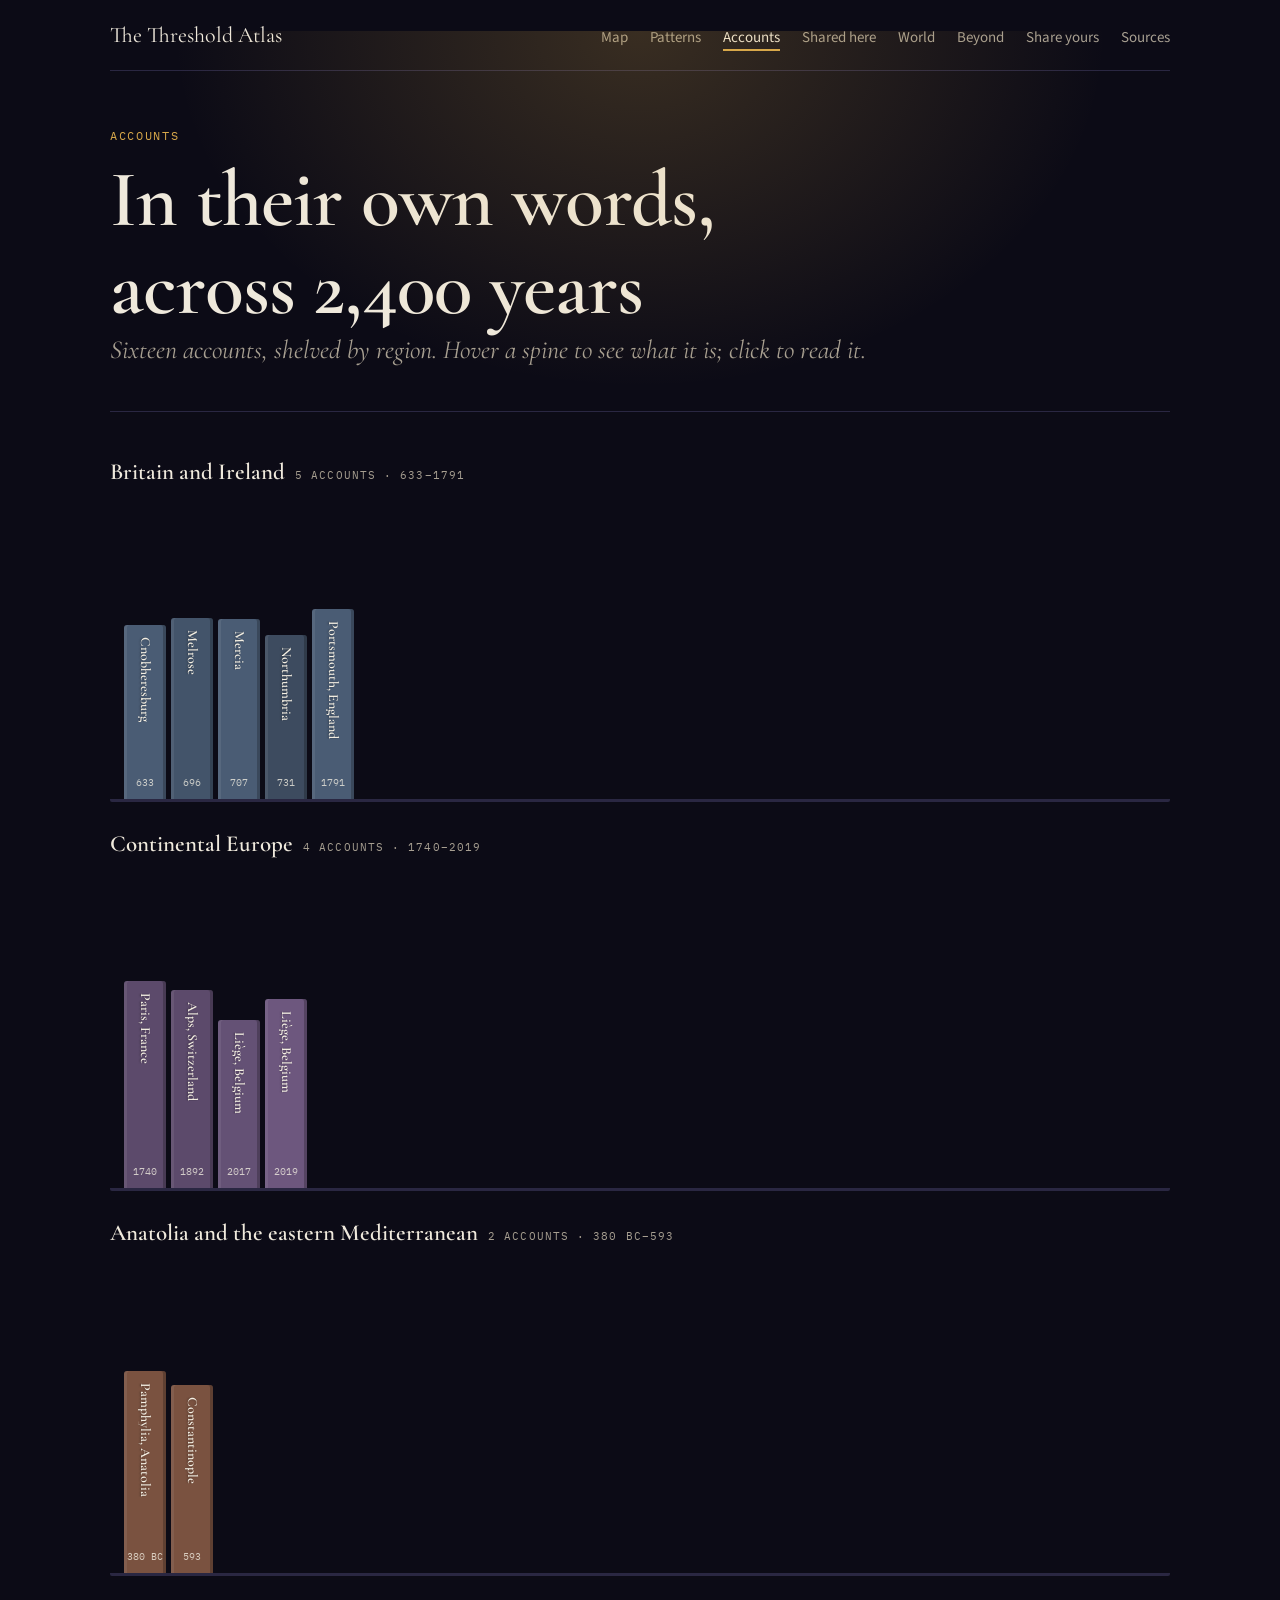
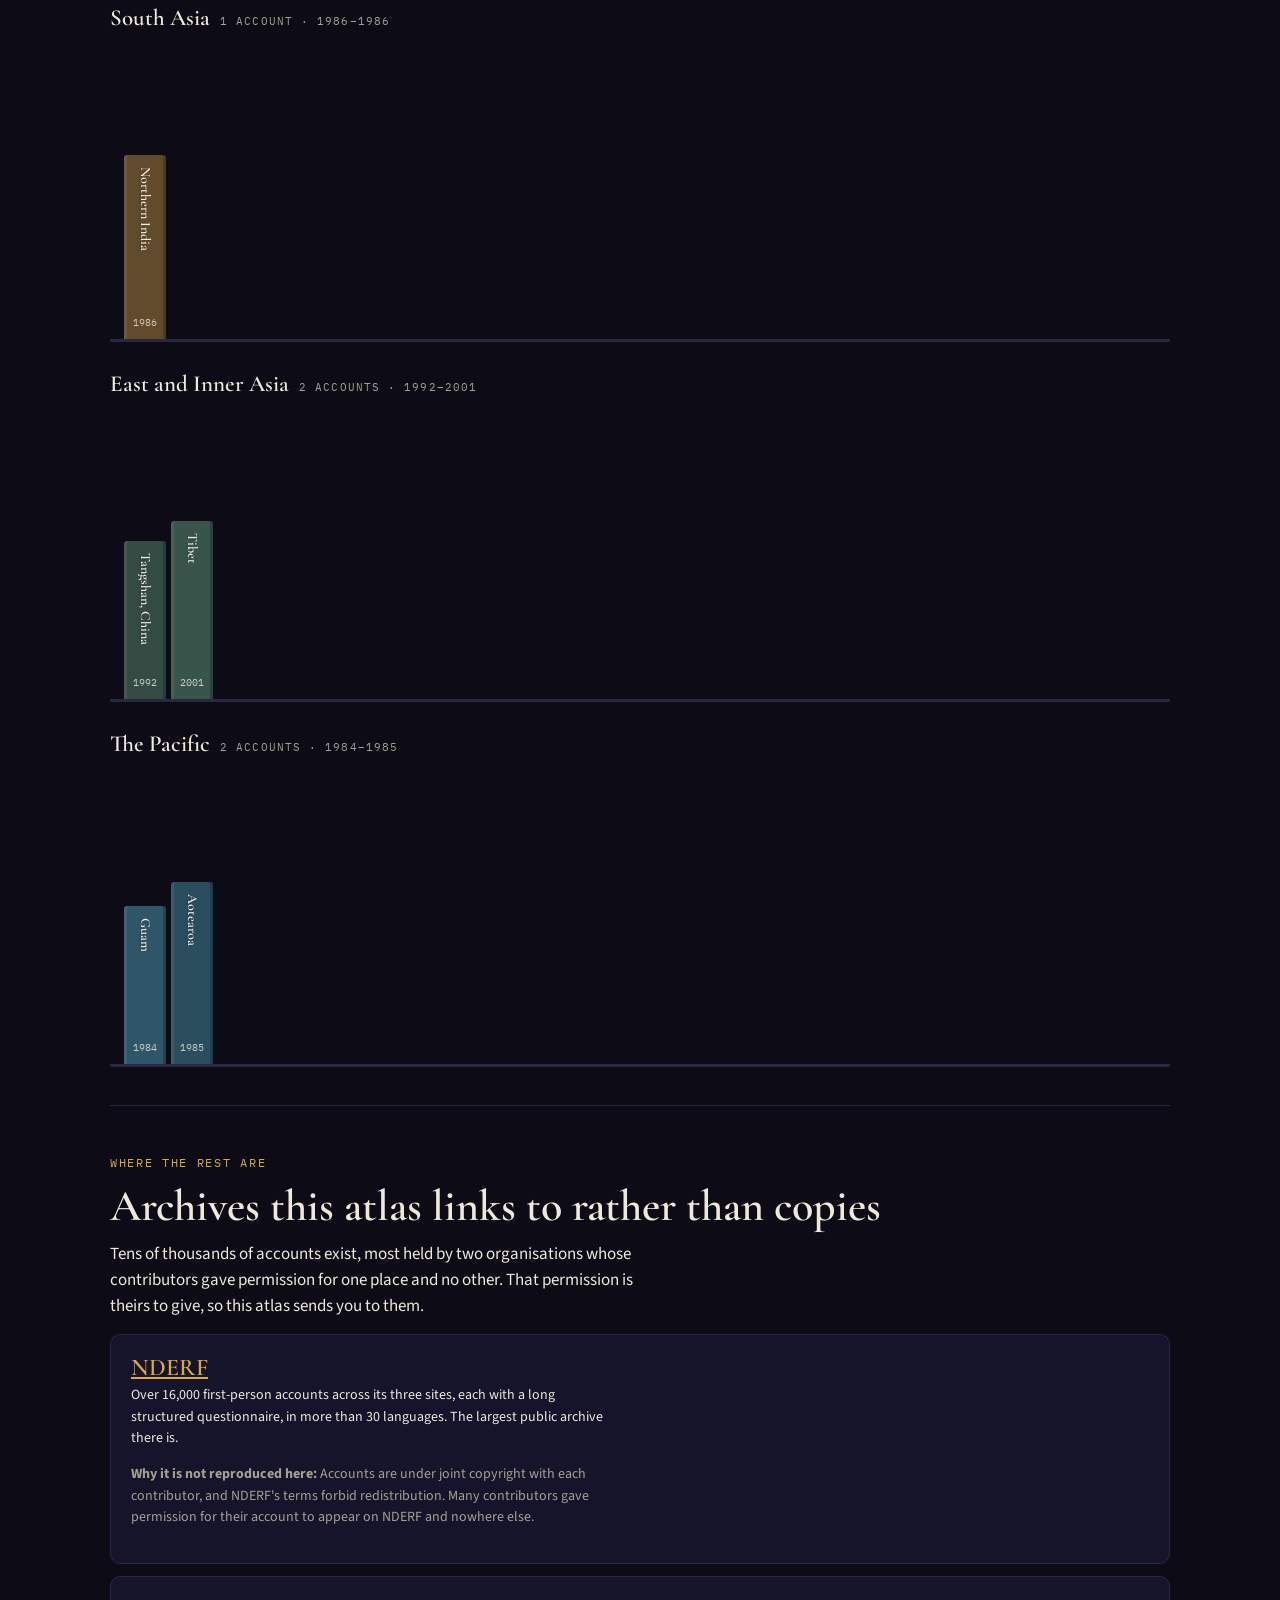
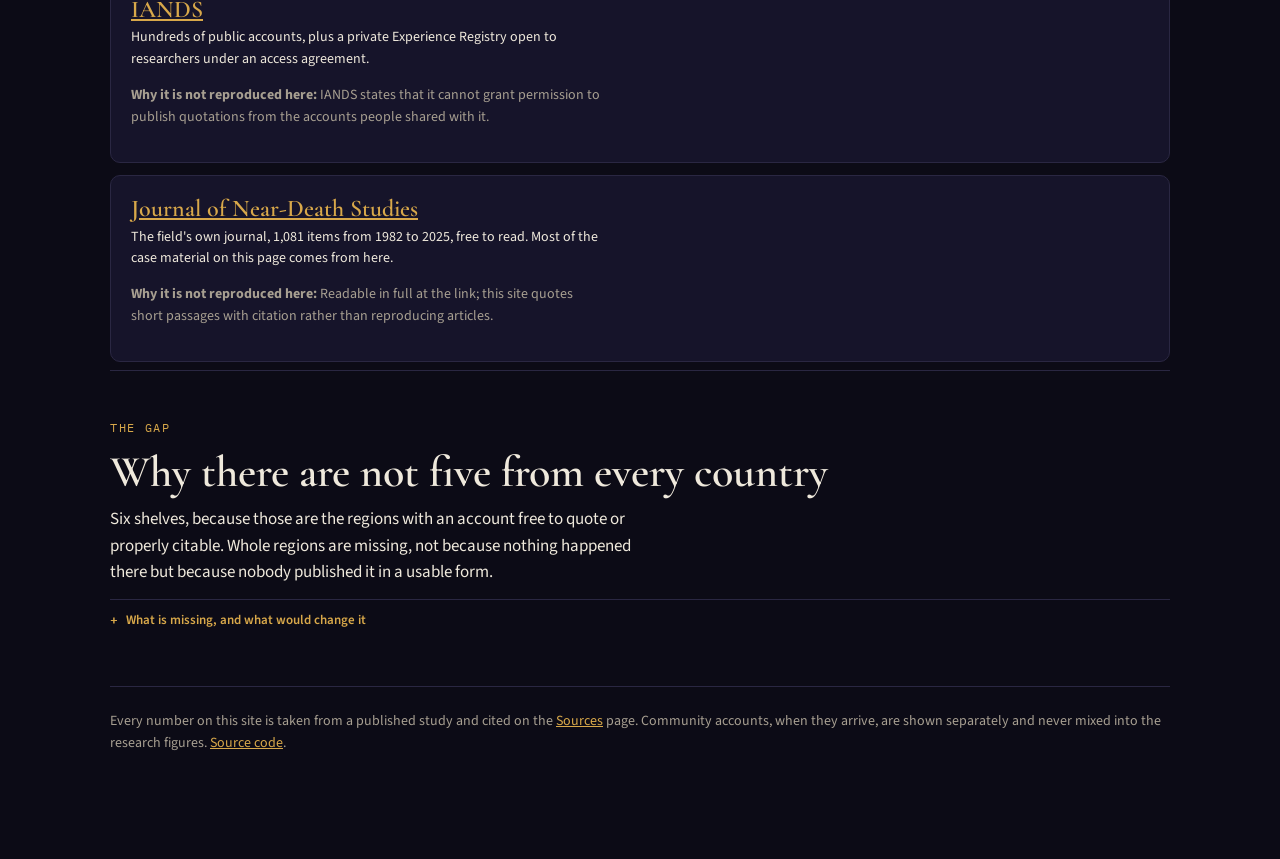
<file: accounts.html>
<!doctype html>
<html lang="en">
<head>
<meta charset="utf-8">
<meta name="viewport" content="width=device-width, initial-scale=1">
<title>Accounts · The Threshold Atlas</title>
<meta name="description" content="First-person accounts of near-death experiences from 380 BC to today, shelved by region, quoted where they are free to quote and cited where they are not.">
<link rel="preconnect" href="https://fonts.googleapis.com">
<link rel="stylesheet" href="https://fonts.googleapis.com/css2?family=Cormorant+Garamond:ital,wght@0,400;0,600;1,400&family=Source+Sans+3:wght@400;600&family=IBM+Plex+Mono:wght@400;500&display=swap">
<link rel="stylesheet" href="assets/site.css?v=20261018">
<style>
.region{margin:0 0 30px}
.rhead{display:flex;align-items:baseline;gap:10px;flex-wrap:wrap;margin-bottom:8px}
.rhead h3{font-family:var(--display);font-size:23px;font-weight:600;margin:0}
.rhead span{font:11px var(--mono);letter-spacing:.1em;text-transform:uppercase;color:var(--muted)}

/* A shelf of spines. Each book is a button; one card above the shelf is its peek. */
.shelf{position:relative;display:flex;align-items:flex-end;gap:5px;flex-wrap:wrap;
  padding:116px 14px 0;border-bottom:3px solid var(--line);border-radius:2px}
.book{position:relative;width:42px;border:0;border-radius:3px 3px 0 0;cursor:pointer;padding:12px 0 10px;
  display:flex;flex-direction:column;align-items:center;justify-content:space-between;
  background:var(--bk,#5a5068);box-shadow:inset -3px 0 0 rgba(0,0,0,.22),inset 3px 0 0 rgba(255,255,255,.07);
  transition:transform .14s ease,box-shadow .14s ease}
.book .t{writing-mode:vertical-rl;text-orientation:mixed;font-family:var(--display);font-weight:600;
  font-size:14px;line-height:1;color:#f4efe3;max-height:206px;overflow:hidden;text-shadow:0 1px 2px rgba(0,0,0,.4)}
.book .y{font:10px var(--mono);color:rgba(244,239,227,.78);margin-top:8px;writing-mode:horizontal-tb}
.book:hover,.book:focus-visible{transform:translateY(-10px);outline:none;
  box-shadow:inset -3px 0 0 rgba(0,0,0,.22),inset 3px 0 0 rgba(255,255,255,.07),0 10px 18px rgba(0,0,0,.35)}
.book[aria-pressed="true"]{transform:translateY(-14px)}
.book[aria-pressed="true"]::after{content:"";position:absolute;left:50%;bottom:-3px;transform:translateX(-50%);width:26px;height:3px;background:var(--accent)}

.peek{position:absolute;left:14px;right:14px;top:0;height:104px;pointer-events:none;
  border:1px solid var(--line);border-radius:9px;background:var(--surface);padding:11px 14px;
  opacity:0;transition:opacity .14s ease;overflow:hidden}
.shelf.peeking .peek{opacity:1}
.peek b{display:block;font-family:var(--display);font-size:19px;font-weight:600;line-height:1.15;color:var(--ink)}
.peek .meta{font:11px var(--mono);letter-spacing:.06em;text-transform:uppercase;color:var(--muted);margin:3px 0 5px}
.peek p{margin:0;font-size:13.5px;line-height:1.45;color:var(--muted);
  display:-webkit-box;-webkit-line-clamp:2;-webkit-box-orient:vertical;overflow:hidden}
@media (max-width:640px){.shelf{padding-top:130px}.peek{height:118px}}

.tag{font:10px var(--mono);letter-spacing:.1em;text-transform:uppercase;padding:2px 7px;border-radius:999px;border:1px solid var(--line);color:var(--muted);white-space:nowrap}
.tag.pd{border-color:var(--c2);color:var(--c2)}
.tag.ex{border-color:var(--c1);color:var(--c1)}
.tag.su{border-color:var(--c3);color:var(--c3)}

.opened{border:1px solid var(--accent);border-radius:10px;background:var(--surface);padding:22px;margin-top:16px}
.opened .ohead{display:flex;gap:10px;align-items:baseline;flex-wrap:wrap;margin-bottom:2px}
.opened .yr{font-family:var(--display);font-size:32px;font-weight:600;color:var(--accent);line-height:1;font-variant-numeric:tabular-nums}
.opened .pl{font-family:var(--display);font-size:25px;font-weight:600;color:var(--ink);line-height:1.1}
.opened .who{font:11px var(--mono);letter-spacing:.06em;color:var(--muted);text-transform:uppercase}
.opened blockquote{margin:14px 0 0;padding-left:18px;border-left:3px solid var(--accent);font-family:var(--display);
  font-size:20px;line-height:1.45;color:var(--ink);white-space:pre-line;max-width:60ch}
.opened .summary{margin:14px 0 0;font-size:16.5px;line-height:1.55;max-width:62ch;color:var(--ink)}
.opened .anote{margin-top:13px;font-size:14.5px;color:var(--muted);max-width:62ch}
.opened .asrc{margin-top:11px;font:11.5px var(--mono);color:var(--faint);line-height:1.5}
.opened .close{float:right;font:600 12px var(--body);background:transparent;color:var(--muted);border:1px solid var(--line);border-radius:7px;padding:5px 10px;cursor:pointer}
.arch{display:grid;gap:12px}
.arch .card h3{margin-bottom:4px}
</style>
</head>
<body>
<div class="wrap">
<div id="nav"></div>

<section class="hero">
  <div class="eyebrow">Accounts</div>
  <h1>In their own words, across 2,400 years</h1>
  <p class="lede">Sixteen accounts, shelved by region. Hover a spine to see what it is; click to read it.</p>
</section>

<section id="shelves"></section>

<section>
  <div class="eyebrow">Where the rest are</div>
  <h2>Archives this atlas links to rather than copies</h2>
  <p>Tens of thousands of accounts exist, most held by two organisations whose contributors gave permission for one place and no other. That permission is theirs to give, so this atlas sends you to them.</p>
  <div class="arch" id="archives"></div>
</section>

<section>
  <div class="eyebrow">The gap</div>
  <h2>Why there are not five from every country</h2>
  <p>Six shelves, because those are the regions with an account free to quote or properly citable. Whole regions are missing, not because nothing happened there but because nobody published it in a usable form.</p>
  <details class="more"><summary>What is missing, and what would change it</summary>
    <p>There is no account here from the Islamic world, from Jewish tradition, from Africa or from the Americas. Both Islamic and Jewish teaching about what comes next is on <a href="beyond.html">the Beyond page</a>; what is missing is a first-person account from either.</p>
    <p>Two things change it: more research published outside the West, or people adding their own. That is why <a href="share.html">the form</a> exists. Shared accounts are counted, kept separate from the research, and read by a person before publication.</p>
  </details>
</section>

<div id="footer"></div>
</div>

<script src="assets/common.js?v=20261018"></script>
<script>
document.getElementById("nav").innerHTML = TA.nav("accounts.html");
document.getElementById("footer").innerHTML = TA.footer();
const $ = id => document.getElementById(id);
const esc = s => String(s ?? "").replace(/[&<>"]/g, c => ({ "&": "&amp;", "<": "&lt;", ">": "&gt;", '"': "&quot;" }[c]));
const yearText = y => y < 0 ? `${-y} BC` : String(y);
const KIND = { "public-domain": ["pd", "Quoted in full"], excerpt: ["ex", "Quoted in part"], summary: ["su", "Described, not quoted"] };
// Regions run roughly west to east, so the shelves read in that order.
const ORDER = ["Britain and Ireland", "Continental Europe", "Anatolia and the eastern Mediterranean",
  "South Asia", "East and Inner Asia", "The Pacific"];
const HUE = {
  "Britain and Ireland": "#4a5c74", "Continental Europe": "#5c4a6b",
  "Anatolia and the eastern Mediterranean": "#7a5240", "South Asia": "#6b5230",
  "East and Inner Asia": "#3f5c52", "The Pacific": "#2f5668",
};
// A deterministic height and shade per account, so the shelf looks like a shelf
// without the books rearranging themselves between visits.
const hash = s => [...s].reduce((h, c) => (h * 31 + c.charCodeAt(0)) % 9973, 7);
function shade(hex, step) {
  const n = parseInt((hex || "#5a5068").slice(1), 16), k = 1 + (step - 2) * 0.09;
  return "rgb(" + [(n >> 16) & 255, (n >> 8) & 255, n & 255]
    .map(v => Math.max(0, Math.min(255, Math.round(v * k)))).join(",") + ")";
}
let data = null, open = null;
const find = id => data.accounts.find(a => a.id === id);

TA.data("accounts").then(j => { data = j; render(); renderArchives(); });

function render() {
  const byRegion = {};
  data.accounts.forEach(a => (byRegion[a.region] = byRegion[a.region] || []).push(a));
  const regions = ORDER.filter(r => byRegion[r]).concat(Object.keys(byRegion).filter(r => !ORDER.includes(r)));
  $("shelves").innerHTML = regions.map(r => {
    const rows = byRegion[r].sort((a, b) => a.year - b.year);
    return `<div class="region" data-region="${esc(r)}">
      <div class="rhead"><h3>${esc(r)}</h3><span>${rows.length === 1 ? "1 account" : rows.length + " accounts"} · ${esc(yearText(rows[0].year))}–${esc(yearText(rows[rows.length - 1].year))}</span></div>
      <div class="shelf">
        <div class="peek" aria-hidden="true"></div>
        ${rows.map(a => `<button class="book" data-id="${esc(a.id)}" aria-pressed="false"
            style="height:${150 + (hash(a.id) % 62)}px;--bk:${shade(HUE[r], hash(a.id) % 5)}">
            <span class="t">${esc(a.spine || a.place)}</span><span class="y">${esc(yearText(a.year))}</span></button>`).join("")}
      </div>
      <div class="slot"></div>
    </div>`;
  }).join("");

  const showPeek = b => {
    const shelf = b.closest(".shelf"), a = find(b.dataset.id); if (!a) return;
    const [cls, lbl] = KIND[a.kind] || ["su", "Described"];
    shelf.querySelector(".peek").innerHTML =
      `<b>${esc(a.place)}, ${esc(yearText(a.year))}</b>
       <div class="meta">${esc(a.who)} · ${esc(a.trigger)} &nbsp;<span class="tag ${cls}">${lbl}</span></div>
       <p>${esc(a.note)}</p>`;
    shelf.classList.add("peeking");
  };
  const host = $("shelves");
  host.addEventListener("pointerover", e => { const b = e.target.closest(".book"); if (b) showPeek(b); });
  host.addEventListener("focusin", e => { const b = e.target.closest(".book"); if (b) showPeek(b); });
  host.addEventListener("pointerout", e => {
    const b = e.target.closest(".book"); if (!b) return;
    const shelf = b.closest(".shelf");
    if (!shelf.contains(e.relatedTarget)) shelf.classList.remove("peeking");
  });
  host.addEventListener("click", e => { const b = e.target.closest(".book"); if (b) pick(b.dataset.id); });
}

function pick(id) {
  const a = find(id); if (!a) return;
  const wasOpen = open === id;
  document.querySelectorAll(".slot").forEach(s => s.innerHTML = "");
  document.querySelectorAll(".book").forEach(b => b.setAttribute("aria-pressed", !wasOpen && b.dataset.id === id));
  if (wasOpen) { open = null; return; }
  open = id;
  const [cls, lbl] = KIND[a.kind] || ["su", "Described"];
  const body = a.kind === "summary" ? `<p class="summary">${esc(a.text)}</p>` : `<blockquote>${esc(a.text)}</blockquote>`;
  const region = [...document.querySelectorAll(".region")].find(el => el.dataset.region === a.region);
  if (!region) return;
  const slot = region.querySelector(".slot");
  slot.innerHTML = `<article class="opened" id="${esc(a.id)}">
      <button class="close" data-close="1">Close</button>
      <div class="ohead"><span class="yr">${esc(yearText(a.year))}</span><span class="pl">${esc(a.place)}</span><span class="tag ${cls}">${lbl}</span></div>
      <div class="who">${esc(a.who)} · ${esc(a.trigger)}</div>
      ${body}
      <p class="anote">${esc(a.note)}</p>
      <p class="asrc">${esc(a.source)} · <a href="${esc(a.url)}" target="_blank" rel="noopener">source</a></p>
    </article>`;
  slot.querySelector("[data-close]").addEventListener("click", () => pick(id));
  slot.firstElementChild.scrollIntoView({ behavior: "smooth", block: "nearest" });
}

function renderArchives() {
  $("archives").innerHTML = data.linked_archives.map(x =>
    `<div class="card"><h3><a href="${esc(x.url)}" target="_blank" rel="noopener">${esc(x.name)}</a></h3>
      <p class="small">${esc(x.what)}</p>
      <p class="small muted"><b>Why it is not reproduced here:</b> ${esc(x.why_not_here)}</p></div>`).join("");
}
</script>
</body>
</html>
</file>
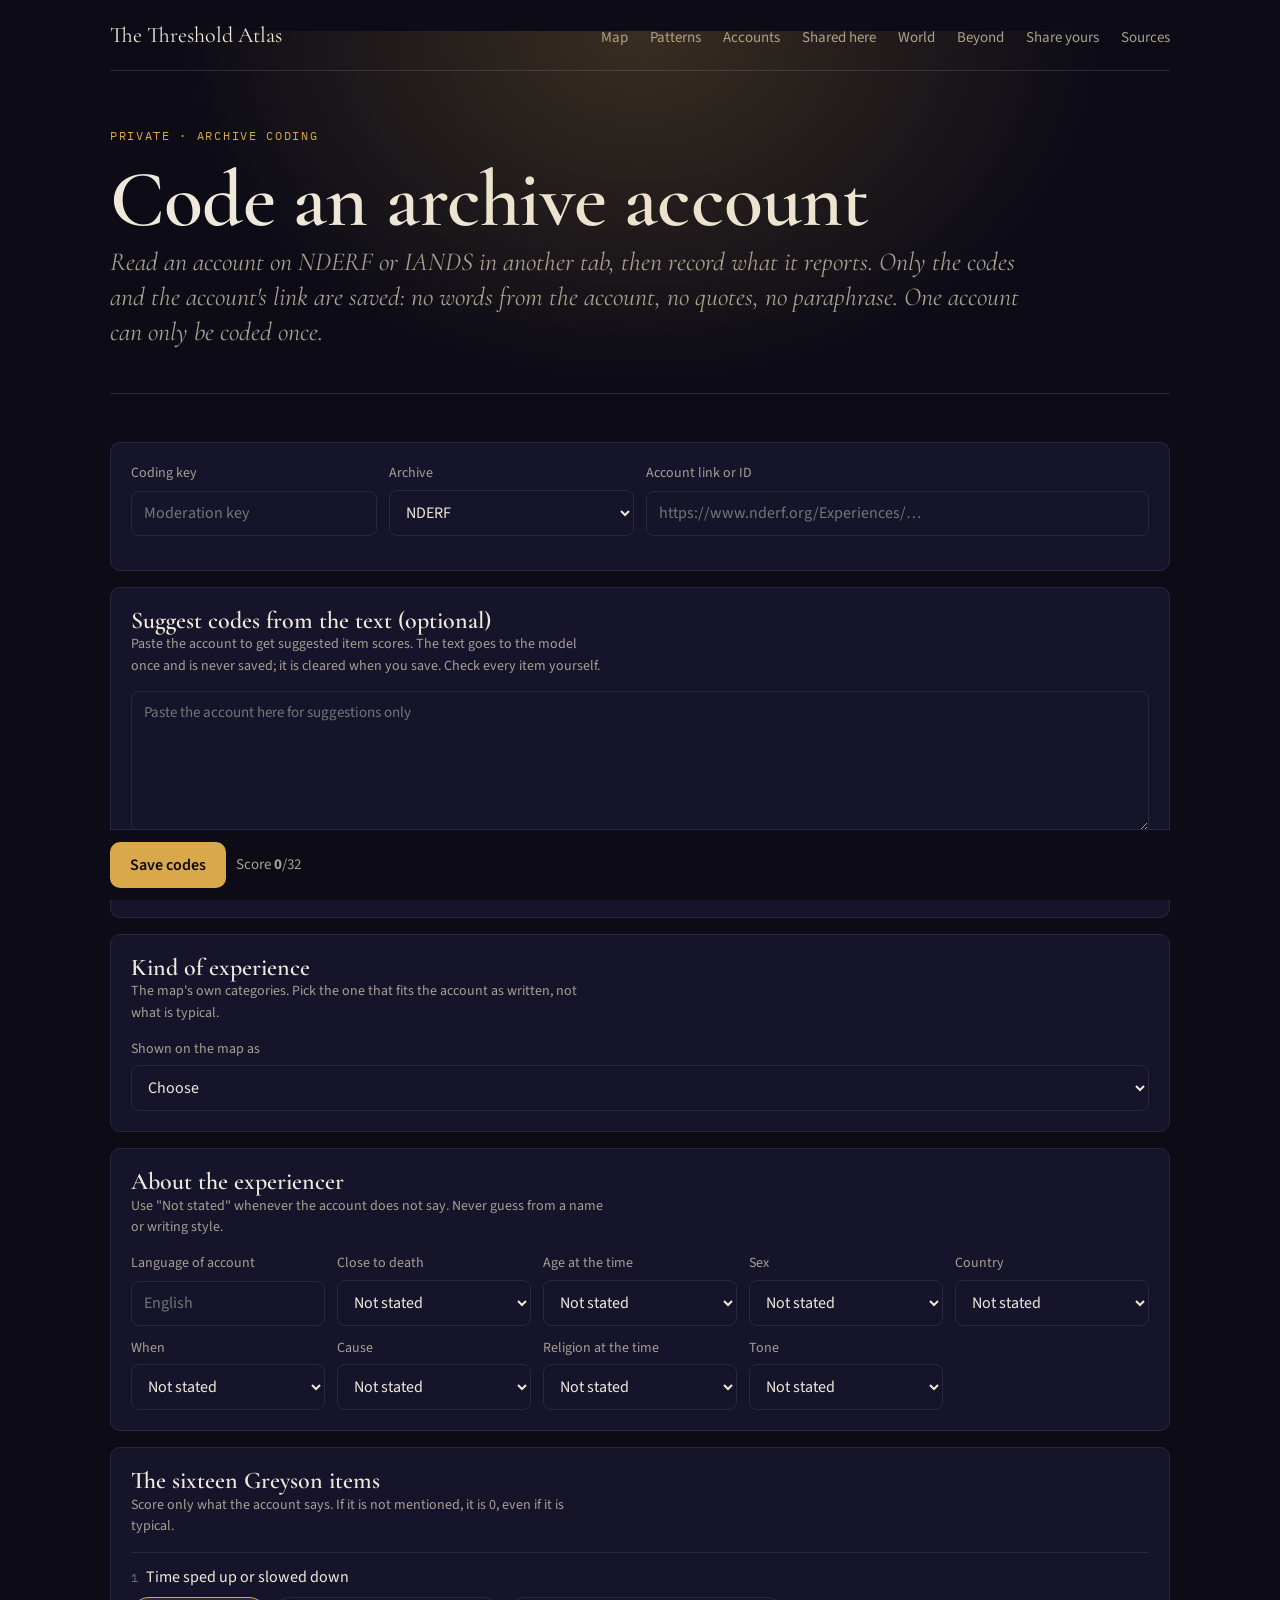
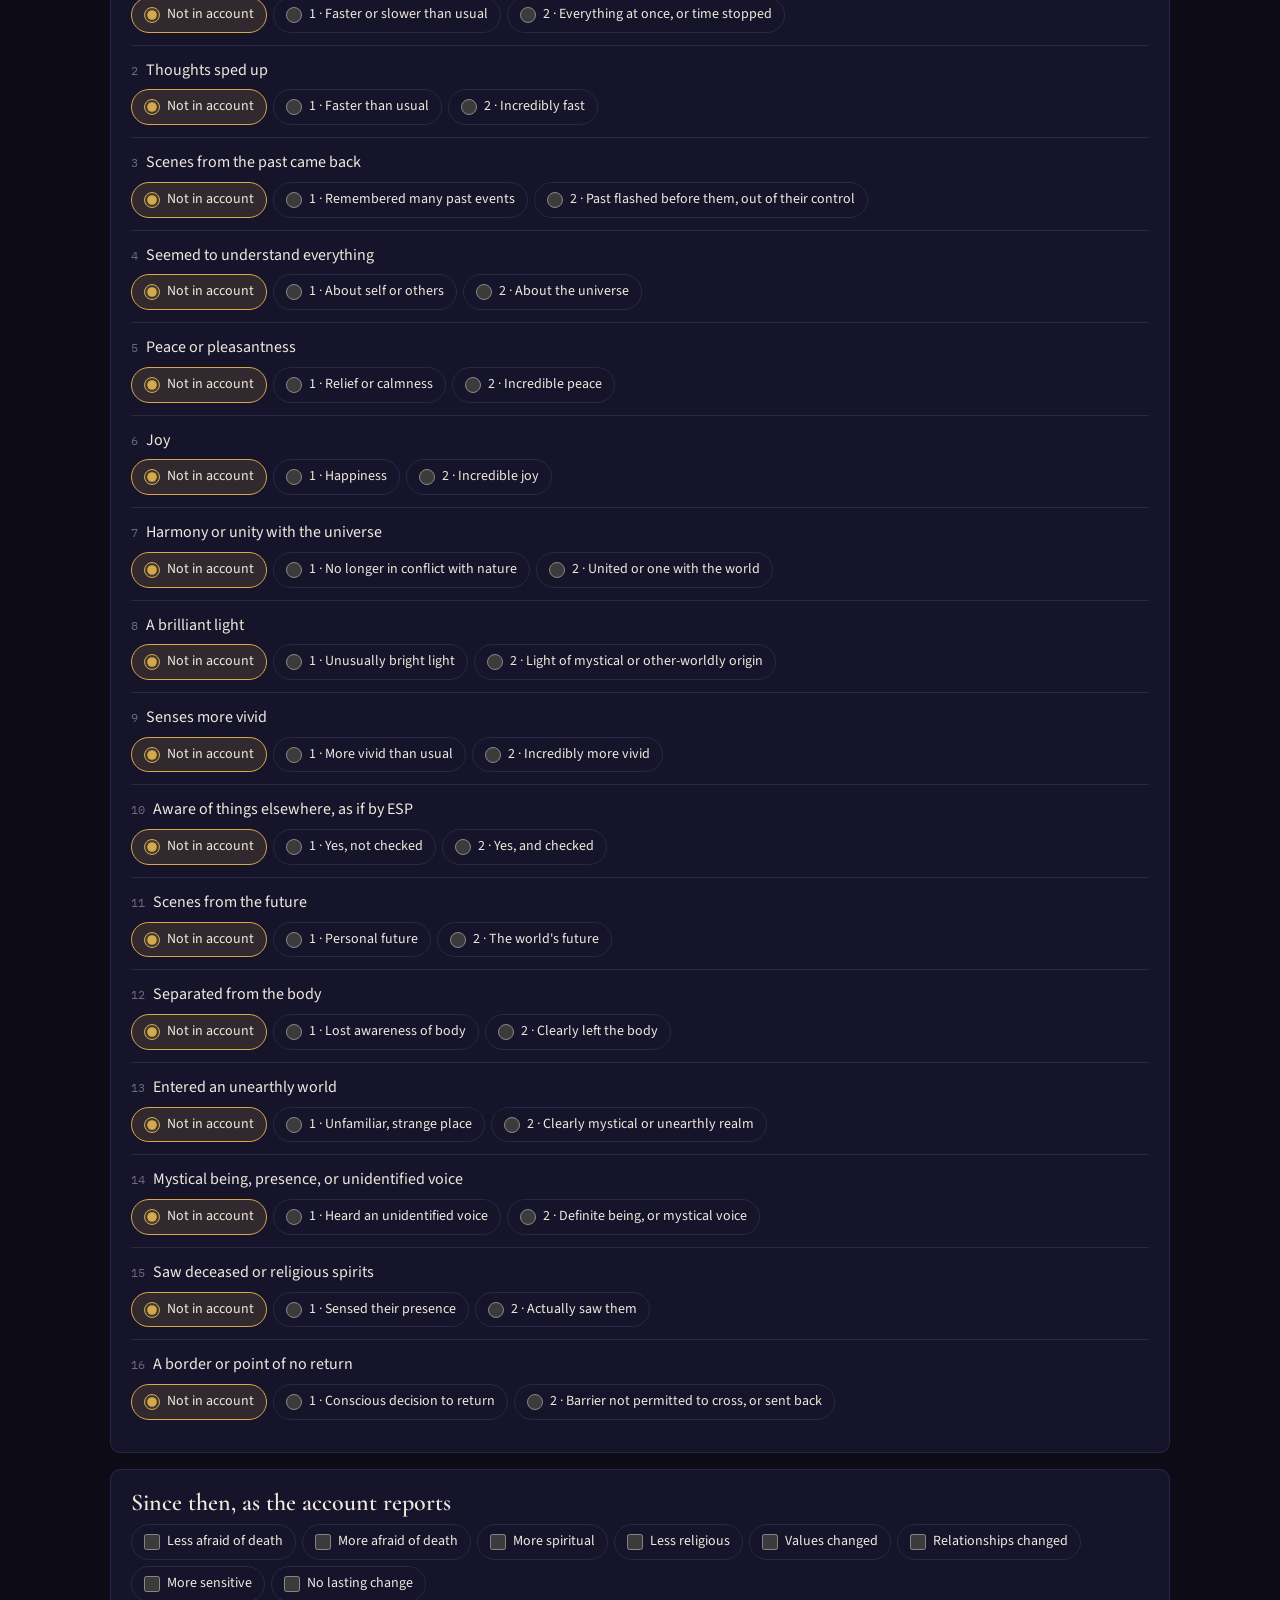
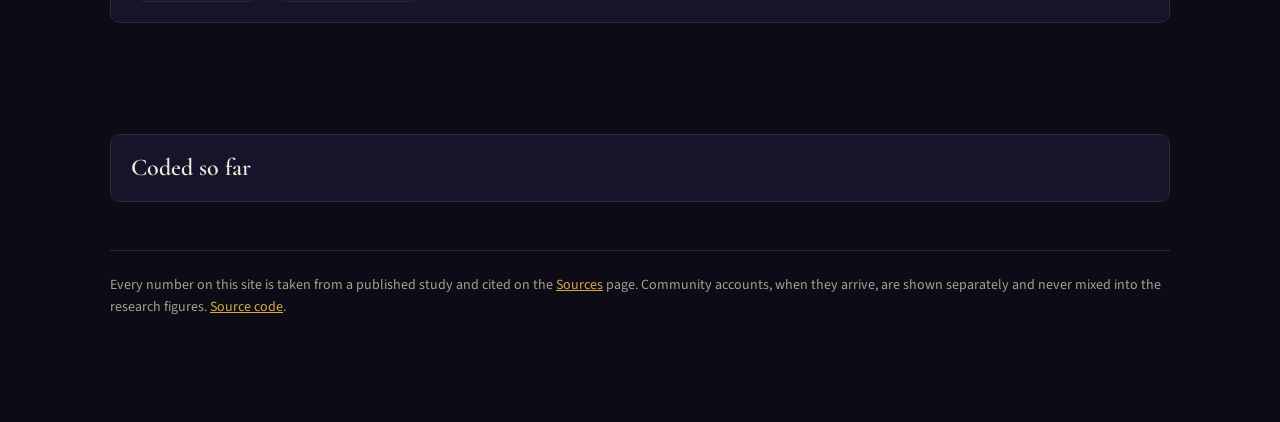
<file: code.html>
<!doctype html>
<html lang="en">
<head>
<meta charset="utf-8">
<meta name="viewport" content="width=device-width, initial-scale=1">
<meta name="robots" content="noindex">
<title>Code an archive account · The Threshold Atlas</title>
<link rel="preconnect" href="https://fonts.googleapis.com">
<link rel="stylesheet" href="https://fonts.googleapis.com/css2?family=Cormorant+Garamond:ital,wght@0,400;0,600;1,400&family=Source+Sans+3:wght@400;600&family=IBM+Plex+Mono:wght@400;500&display=swap">
<link rel="stylesheet" href="assets/site.css?v=20261018">
<style>
.f2{display:grid;grid-template-columns:repeat(auto-fit,minmax(190px,1fr));gap:12px}
label{display:grid;gap:5px;font-size:14px;color:var(--muted)}
input,select,textarea{font:16px var(--body);color:var(--ink);background:var(--surface);border:1px solid var(--line);border-radius:8px;padding:10px 12px;width:100%}
textarea{min-height:140px;resize:vertical;font-size:15px;line-height:1.5}
.item{padding:12px 0;border-top:1px solid var(--line)}
.item .t{font-size:16px;color:var(--ink);margin-bottom:7px}
.item .t span{color:var(--faint);font-family:var(--mono);font-size:12px;margin-right:8px}
.opts{display:flex;flex-wrap:wrap;gap:6px}
.opts label{display:inline-flex;align-items:center;gap:7px;border:1px solid var(--line);border-radius:999px;padding:6px 12px;cursor:pointer;color:var(--ink);font-size:14px;background:var(--surface)}
.opts label:has(input:checked){border-color:var(--accent);background:rgba(216,168,74,.14)}
.opts input{width:16px;height:16px;margin:0;accent-color:var(--accent)}
.ev{font-size:13px;color:var(--c2);margin-top:6px;padding-left:12px;border-left:2px solid var(--c2)}
button.primary{font:600 16px var(--body);background:var(--accent);color:var(--accent-ink);border:0;border-radius:10px;padding:12px 20px;cursor:pointer}
button.primary:disabled{opacity:.45;cursor:default}
button.ghost{font:600 15px var(--body);background:transparent;color:var(--muted);border:1px solid var(--line);border-radius:10px;padding:10px 16px;cursor:pointer}
.bar2{display:flex;gap:10px;align-items:center;flex-wrap:wrap;margin-top:14px}
.status{font-size:15px;color:var(--muted)}
.status.bad{color:var(--c4)}
.sticky{position:sticky;bottom:0;background:var(--bg);border-top:1px solid var(--line);padding:12px 0;margin-top:20px;z-index:2}
#recent{font-family:var(--mono);font-size:13px;color:var(--muted)}
#recent div{padding:3px 0;border-bottom:1px solid var(--line);overflow-wrap:anywhere}
</style>
</head>
<body>
<div class="wrap">
<div id="nav"></div>

<section class="hero">
  <div class="eyebrow">Private · archive coding</div>
  <h1>Code an archive account</h1>
  <p class="lede">Read an account on NDERF or IANDS in another tab, then record what it reports. Only the codes and the account's link are saved: no words from the account, no quotes, no paraphrase. One account can only be coded once.</p>
</section>

<section>
<form id="f" autocomplete="off">
  <div class="card">
    <div class="f2">
      <label>Coding key<input id="key" type="password" placeholder="Moderation key"></label>
      <label>Archive<select id="source"><option>NDERF</option><option>IANDS</option><option>Other</option></select></label>
      <label style="grid-column:span 2">Account link or ID<input id="ref" required placeholder="https://www.nderf.org/Experiences/…"></label>
    </div>
    <p class="status small" id="refStatus"></p>
  </div>

  <div class="card" style="margin-top:16px">
    <h3>Suggest codes from the text (optional)</h3>
    <p class="small muted">Paste the account to get suggested item scores. The text goes to the model once and is never saved; it is cleared when you save. Check every item yourself.</p>
    <textarea id="text" placeholder="Paste the account here for suggestions only"></textarea>
    <div class="bar2"><button type="button" class="ghost" id="suggest">Suggest codes</button><span class="status" id="sugStatus"></span></div>
  </div>

  <div class="card" style="margin-top:16px">
    <h3>Kind of experience</h3>
    <p class="small muted">The map's own categories. Pick the one that fits the account as written, not what is typical.</p>
    <label style="margin-top:10px">Shown on the map as<select id="experience_type" required><option value="">Choose</option><option value="tunnel">Tunnel and light</option><option value="guided">A guided tour of the realms</option><option value="summoned">Summoned, and sent back</option><option value="journey">A journey across a landscape</option><option value="calm">Calm and a life review, no journey</option><option value="distressing">Distressing</option></select></label>
  </div>

  <div class="card" style="margin-top:16px">
    <h3>About the experiencer</h3>
    <p class="small muted">Use "Not stated" whenever the account does not say. Never guess from a name or writing style.</p>
    <div class="f2" style="margin-top:10px">
      <label>Language of account<input id="language" list="langs" placeholder="English"></label>
      <label>Close to death<select id="near_death"><option>Not stated</option><option value="Clinical">Clinically (e.g. arrest, resuscitated)</option><option value="Perceived">Felt they were dying</option><option value="No">No (NDE-like)</option></select></label>
      <label>Age at the time<select id="age_band"><option>Not stated</option><option>Under 18</option><option>18-29</option><option>30-44</option><option>45-59</option><option>60-74</option><option>75+</option></select></label>
      <label>Sex<select id="sex"><option>Not stated</option><option>Female</option><option>Male</option><option>Other or prefer not to say</option></select></label>
      <label>Country<select id="country"><option>Not stated</option></select></label>
      <label id="regionWrap" hidden>State<select id="region"><option value="">Not stated</option></select></label>
      <label>When<select id="decade"><option value="">Not stated</option><option>2020s</option><option>2010s</option><option>2000s</option><option>1990s</option><option>1980s</option><option>1970s</option><option>1960s</option><option>Before 1960</option></select></label>
      <label>Cause<select id="cause"><option>Not stated</option></select></label>
      <label>Religion at the time<select id="religion"><option>Not stated</option><option>Christian</option><option>Jewish</option><option>Muslim</option><option>Hindu</option><option>Buddhist</option><option>Spiritual, not religious</option><option>No religion</option><option>Other</option></select></label>
      <label>Tone<select id="tone"><option value="">Not stated</option><option>Wonderful</option><option>Mixed</option><option>Frightening</option></select></label>
    </div>
    <datalist id="langs"><option>English</option><option>Spanish</option><option>French</option><option>German</option><option>Portuguese</option><option>Italian</option><option>Dutch</option><option>Russian</option><option>Chinese</option><option>Japanese</option><option>Arabic</option><option>Hindi</option></datalist>
  </div>

  <div class="card" style="margin-top:16px">
    <h3>The sixteen Greyson items</h3>
    <p class="small muted">Score only what the account says. If it is not mentioned, it is 0, even if it is typical.</p>
    <div id="items"></div>
  </div>

  <div class="card" style="margin-top:16px">
    <h3>Since then, as the account reports</h3>
    <div class="opts" id="after" style="margin-top:8px"></div>
  </div>

  <div class="sticky">
    <div class="bar2" style="margin:0"><button class="primary" type="submit" id="save">Save codes</button><span class="status">Score <b id="score">0</b>/32</span><span class="status" id="saveStatus"></span></div>
  </div>
</form>

<div class="card" style="margin-top:20px">
  <h3>Coded so far <span class="muted small" id="total"></span></h3>
  <div id="recent"></div>
</div>
</section>

<div id="footer"></div>
</div>

<script src="assets/common.js?v=20261018"></script>
<script src="assets/geo.js?v=20261018"></script>
<script>
document.getElementById("nav").innerHTML = TA.nav("");
document.getElementById("footer").innerHTML = TA.footer();
const API = TA.API, $ = id => document.getElementById(id);
const ITEMS = [
  ["time", "Time sped up or slowed down", ["Faster or slower than usual", "Everything at once, or time stopped"]],
  ["thoughts", "Thoughts sped up", ["Faster than usual", "Incredibly fast"]],
  ["review", "Scenes from the past came back", ["Remembered many past events", "Past flashed before them, out of their control"]],
  ["understanding", "Seemed to understand everything", ["About self or others", "About the universe"]],
  ["peace", "Peace or pleasantness", ["Relief or calmness", "Incredible peace"]],
  ["joy", "Joy", ["Happiness", "Incredible joy"]],
  ["unity", "Harmony or unity with the universe", ["No longer in conflict with nature", "United or one with the world"]],
  ["light", "A brilliant light", ["Unusually bright light", "Light of mystical or other-worldly origin"]],
  ["senses", "Senses more vivid", ["More vivid than usual", "Incredibly more vivid"]],
  ["aware", "Aware of things elsewhere, as if by ESP", ["Yes, not checked", "Yes, and checked"]],
  ["future", "Scenes from the future", ["Personal future", "The world's future"]],
  ["obe", "Separated from the body", ["Lost awareness of body", "Clearly left the body"]],
  ["world", "Entered an unearthly world", ["Unfamiliar, strange place", "Clearly mystical or unearthly realm"]],
  ["presence", "Mystical being, presence, or unidentified voice", ["Heard an unidentified voice", "Definite being, or mystical voice"]],
  ["beings", "Saw deceased or religious spirits", ["Sensed their presence", "Actually saw them"]],
  ["border", "A border or point of no return", ["Conscious decision to return", "Barrier not permitted to cross, or sent back"]],
];
const CAUSES = ["Cardiac arrest", "Accident or trauma", "Drowning", "Surgery or anaesthesia", "Illness", "Childbirth", "Overdose or poisoning", "Suicide attempt", "Other"];
const AFTER = [["less_fear", "Less afraid of death"], ["more_fear", "More afraid of death"], ["more_spiritual", "More spiritual"], ["less_religious", "Less religious"], ["values_changed", "Values changed"], ["relationships_changed", "Relationships changed"], ["sensitivity", "More sensitive"], ["none", "No lasting change"]];
let suggested = false;

$("items").innerHTML = ITEMS.map(([k, q, o], i) => `<div class="item"><div class="t"><span>${i + 1}</span>${q}</div><div class="opts">${["Not in account", ...o].map((t, v) => `<label><input type="radio" name="i_${k}" value="${v}" ${v === 0 ? "checked" : ""}>${v ? v + " · " : ""}${t}</label>`).join("")}</div><div class="ev" id="ev_${k}" hidden></div></div>`).join("");
$("cause").innerHTML += CAUSES.map(c => `<option>${c}</option>`).join("");
$("country").innerHTML += GEO.countries.map(c => `<option>${c.name}</option>`).join("");
$("after").innerHTML = AFTER.map(([k, l]) => `<label><input type="checkbox" name="after" value="${k}">${l}</label>`).join("");
$("country").addEventListener("change", () => { const us = $("country").value === "United States"; $("regionWrap").hidden = !us; if (us && $("region").options.length < 2) $("region").innerHTML += GEO.us_states.map(s => `<option>${s.name}</option>`).join(""); if (!us) $("region").value = ""; });

try { $("key").value = localStorage.getItem("ta_code_key") || ""; $("source").value = localStorage.getItem("ta_code_source") || "NDERF"; } catch (e) {}
const key = () => $("key").value.trim();
async function call(path, opts = {}) {
  const r = await fetch(API + path, { ...opts, headers: { "content-type": "application/json", "x-admin-key": key() } });
  const j = await r.json().catch(() => ({}));
  if (r.status === 404) throw new Error("That key was not accepted.");
  if (!r.ok) throw new Error(j.error || "Something went wrong.");
  return j;
}

const items = () => Object.fromEntries(ITEMS.map(([k]) => [k, +document.querySelector(`input[name="i_${k}"]:checked`).value]));
const rescore = () => { $("score").textContent = Object.values(items()).reduce((a, b) => a + b, 0); };
$("items").addEventListener("change", rescore);

async function refresh() {
  if (!key()) return;
  try {
    const j = await call("/admin/archive");
    $("total").textContent = `(${j.total})`;
    const esc = s => String(s ?? "").replace(/[&<>"]/g, c => ({ "&": "&amp;", "<": "&lt;", ">": "&gt;", '"': "&quot;" }[c]));
    $("recent").innerHTML = j.recent.map(r => `<div>${new Date(r.coded).toISOString().slice(0, 10)} · ${esc(r.source)} ${esc(r.source_ref)} · ${esc(r.country)} · ${esc(r.cause)} · ${r.score}/32${r.method === "ai-assisted" ? " · AI-assisted" : ""}</div>`).join("") || `<div>Nothing yet.</div>`;
  } catch (e) { $("total").textContent = ""; $("recent").innerHTML = `<div>${e.message}</div>`; }
}
$("key").addEventListener("change", () => { try { localStorage.setItem("ta_code_key", key()); } catch (e) {} refresh(); });
$("source").addEventListener("change", () => { try { localStorage.setItem("ta_code_source", $("source").value); } catch (e) {} checkRef(); });

async function checkRef() {
  const s = $("refStatus"); s.className = "status small"; s.textContent = "";
  if (!$("ref").value.trim() || !key()) return;
  try {
    const j = await call("/admin/archive/check", { method: "POST", body: JSON.stringify({ source: $("source").value, source_ref: $("ref").value }) });
    if (j.coded) { s.className = "status small bad"; s.textContent = `Already coded on ${new Date(j.coded).toISOString().slice(0, 10)}. Pick another account.`; }
    else s.textContent = `New account (${j.ref}).`;
  } catch (e) { s.className = "status small bad"; s.textContent = e.message; }
}
$("ref").addEventListener("change", checkRef);

$("suggest").addEventListener("click", async () => {
  const st = $("sugStatus"); st.textContent = "Reading…";
  try {
    const j = await call("/admin/archive/suggest", { method: "POST", body: JSON.stringify({ story: $("text").value }) });
    ITEMS.forEach(([k]) => {
      document.querySelector(`input[name="i_${k}"][value="${j.items[k]}"]`).checked = true;
      const ev = $("ev_" + k); ev.hidden = !j.items[k]; ev.textContent = j.items[k] ? (j.evidence[k] ? `Suggested from: "${j.evidence[k]}"` : "Suggested, but no matching words found. Check this one.") : "";
    });
    if (j.tone) $("tone").value = j.tone;
    suggested = true; rescore();
    st.textContent = `Suggested score ${j.score}. Check each item against the account.`;
  } catch (e) { st.textContent = e.message; }
});

$("f").addEventListener("submit", async e => {
  e.preventDefault();
  const st = $("saveStatus"); st.className = "status"; st.textContent = "Saving…"; $("save").disabled = true;
  const body = { source: $("source").value, source_ref: $("ref").value, method: suggested ? "ai-assisted" : "manual", experience_type: $("experience_type").value, language: $("language").value, near_death: $("near_death").value, age_band: $("age_band").value, sex: $("sex").value, country: $("country").value, region: $("region").value, decade: $("decade").value, cause: $("cause").value, religion: $("religion").value, tone: $("tone").value, items: items(), after: [...document.querySelectorAll('input[name="after"]:checked')].map(i => i.value) };
  try {
    const j = await call("/admin/archive", { method: "POST", body: JSON.stringify(body) });
    st.textContent = `Saved, score ${j.score}. ${j.total} coded in all.`;
    const keep = { key: key(), source: $("source").value, language: $("language").value };
    $("f").reset(); $("key").value = keep.key; $("source").value = keep.source; $("language").value = keep.language;
    $("regionWrap").hidden = true; document.querySelectorAll(".ev").forEach(x => { x.hidden = true; x.textContent = ""; });
    $("text").value = ""; $("sugStatus").textContent = ""; $("refStatus").textContent = ""; suggested = false; rescore();
    window.scrollTo({ top: 0, behavior: "smooth" }); $("ref").focus(); refresh();
  } catch (err) { st.className = "status bad"; st.textContent = err.message; }
  $("save").disabled = false;
});
refresh();
</script>
</body>
</html>
</file>
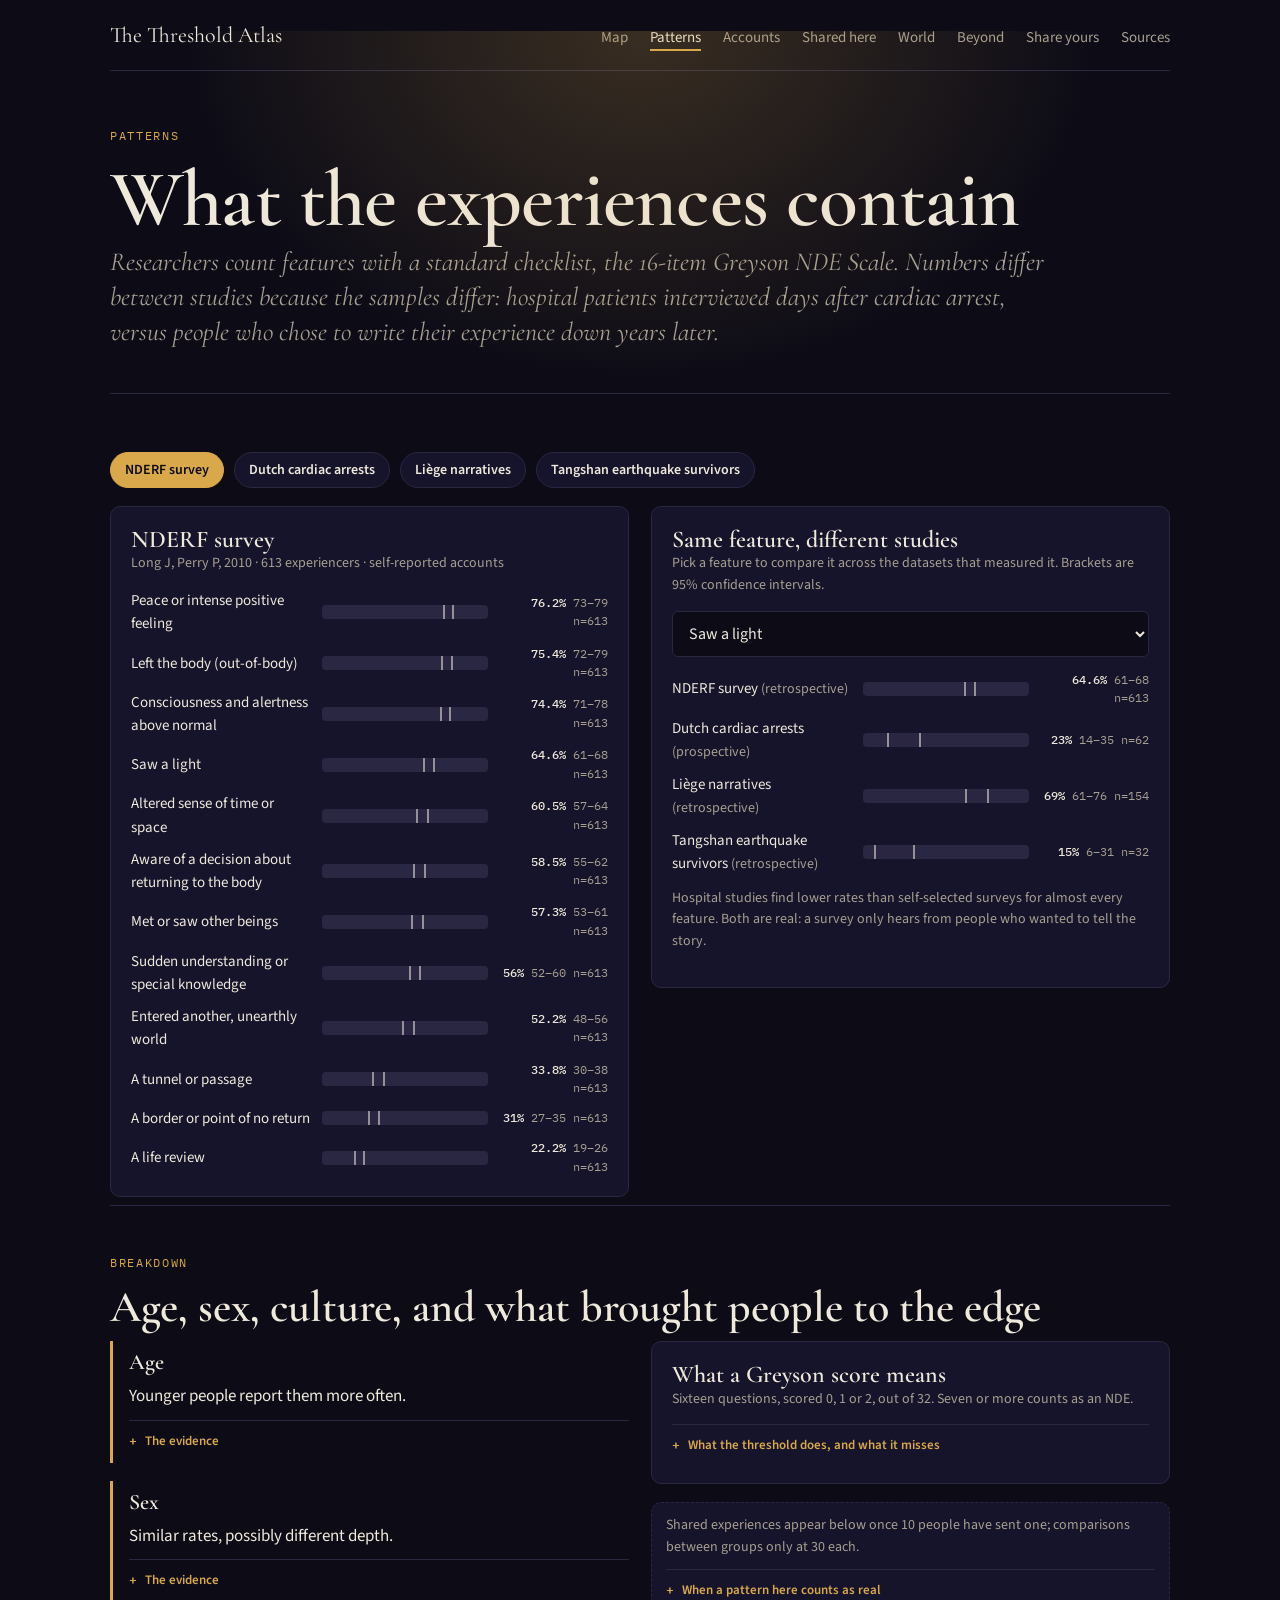
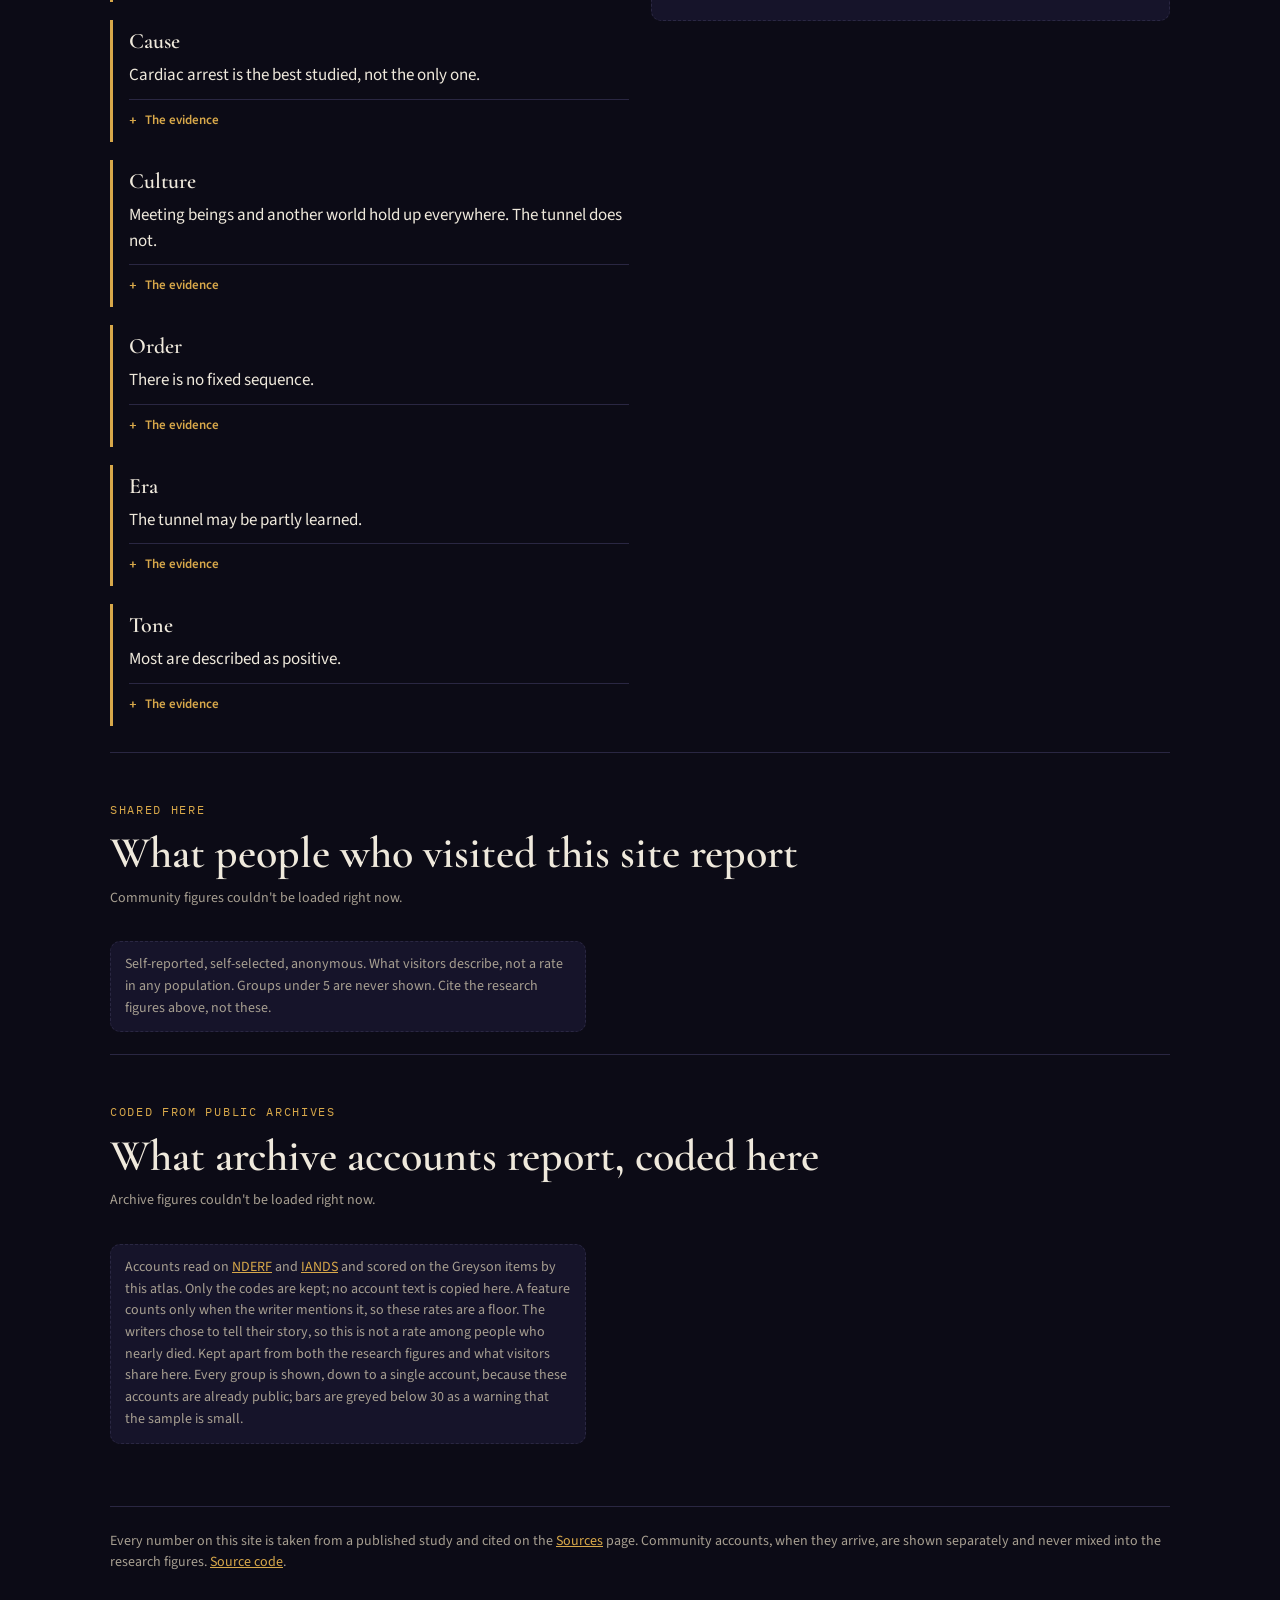
<file: patterns.html>
<!doctype html>
<html lang="en">
<head>
<meta charset="utf-8">
<meta name="viewport" content="width=device-width, initial-scale=1">
<title>Patterns · The Threshold Atlas</title>
<link rel="preconnect" href="https://fonts.googleapis.com">
<link rel="stylesheet" href="https://fonts.googleapis.com/css2?family=Cormorant+Garamond:ital,wght@0,400;0,600;1,400&family=Source+Sans+3:wght@400;600&family=IBM+Plex+Mono:wght@400;500&display=swap">
<link rel="stylesheet" href="assets/site.css?v=20261018">
</head>
<body>
<div class="wrap">
<div id="nav"></div>

<section class="hero">
  <div class="eyebrow">Patterns</div>
  <h1>What the experiences contain</h1>
  <p class="lede">Researchers count features with a standard checklist, the 16-item Greyson NDE Scale. Numbers differ between studies because the samples differ: hospital patients interviewed days after cardiac arrest, versus people who chose to write their experience down years later.</p>
</section>

<section>
  <div class="row" id="studyChips"></div>
  <div class="grid2">
    <div class="card">
      <h3 id="themesTitle"></h3>
      <p class="small muted" id="themesSub"></p>
      <div class="bars" id="themeBars"></div>
    </div>
    <div class="card">
      <h3>Same feature, different studies</h3>
      <p class="small muted">Pick a feature to compare it across the datasets that measured it. Brackets are 95% confidence intervals.</p>
      <select id="featurePick" aria-label="Feature to compare" style="font:16px var(--body);color:var(--ink);background:var(--bg);border:1px solid var(--line);border-radius:6px;padding:10px 12px;width:100%"></select>
      <div class="bars" id="compareBars" style="margin-top:14px"></div>
      <p class="small muted" style="margin-top:12px">Hospital studies find lower rates than self-selected surveys for almost every feature. Both are real: a survey only hears from people who wanted to tell the story.</p>
    </div>
  </div>
</section>

<section>
  <div class="eyebrow">Breakdown</div>
  <h2>Age, sex, culture, and what brought people to the edge</h2>
  <div class="grid2">
    <div>
      <div class="fact"><b>Age</b>Younger people report them more often.<details class="more"><summary>The evidence</summary><p>In the Dutch prospective study 52% of those who had an NDE were under 60, against 34% of those who did not (p=0.012). Younger age also predicted an NDE in Greyson's cardiac-unit study. In Morse's Seattle series, critically ill children described NDE features; seriously ill children who had not come near death did not.</p></details></div>
      <div class="fact"><b>Sex</b>Similar rates, possibly different depth.<details class="more"><summary>The evidence</summary><p>Van Lommel found women more often had deep experiences (p=0.011). A later analysis of the Greyson scale found no overall difference in incidence by sex.</p></details></div>
      <div class="fact"><b>Cause</b>Cardiac arrest is the best studied, not the only one.<details class="more"><summary>The evidence</summary><p>It can be timed, which is why it dominates the literature. Accounts also come from drowning, trauma, childbirth, surgery and illness. Researchers find that once an experience happens, its cause does not seem to change what is in it.</p></details></div>
      <div class="fact"><b>Culture</b>Meeting beings and another world hold up everywhere. The tunnel does not.<details class="more"><summary>The evidence</summary><p>The tunnel is largely a Western motif. In Pasricha and Stevenson's Indian cases people were taken by messengers to a clerk with a ledger, told a mistake had been made, and sent back. Tibetan deloks have their deeds weighed in public, in a mirror or read aloud, rather than replaying a life privately. The life review is culture- and era-sensitive; being met by others is not.</p></details></div>
      <div class="fact"><b>Order</b>There is no fixed sequence.<details class="more"><summary>The evidence</summary><p>In the Liege analysis of 154 narratives, the famous out-of-body, tunnel, light, peace order appeared in only 6 of the 27 accounts that contained all four features.</p></details></div>
      <div class="fact"><b>Era</b>The tunnel may be partly learned.<details class="more"><summary>The evidence</summary><p>Athappilly, Greyson and Stevenson (2006) compared 24 accounts collected before Moody's 1975 book with 24 collected after. A tunnel appeared in 16% of the earlier accounts and 64% of the later ones: the only one of Moody's 15 features that changed.</p></details></div>
      <div class="fact"><b>Tone</b>Most are described as positive.<details class="more"><summary>The evidence</summary><p>In the NDERF survey 62.5% called theirs wonderful, 33.8% mixed and 3.8% frightening. In 123 Liege narratives, 17 were distressing.</p></details></div>
    </div>
    <div>
      <div class="card">
        <h3>What a Greyson score means</h3><p class="small muted">Sixteen questions, scored 0, 1 or 2, out of 32. Seven or more counts as an NDE.</p><details class="more"><summary>What the threshold does, and what it misses</summary>
        <p class="small">Sixteen questions, each scored 0, 1 or 2, for a total out of 32. A score of 7 or more is the usual threshold for calling an experience an NDE. The items fall in four groups:</p>
        <ul class="small" style="padding-left:18px;color:var(--muted)">
          <li><b style="color:var(--ink)">Cognitive:</b> time speeding or slowing, thoughts speeding up, life review, sudden understanding</li>
          <li><b style="color:var(--ink)">Affective:</b> peace, joy, unity with the universe, a brilliant light</li>
          <li><b style="color:var(--ink)">Paranormal:</b> vivid senses, awareness of distant events, scenes from the future, out-of-body</li>
          <li><b style="color:var(--ink)">Transcendental:</b> another world, a mystical presence, deceased or religious figures, a border</li>
        </ul>
        <p class="small muted">"Unity with the universe" and "scenes from the future" are already items 7 and 11, so this atlas tracks them with the standard scale rather than as extra questions.</p>
      </details></div>
      <div class="note" style="margin-top:18px">Shared experiences appear below once 10 people have sent one; comparisons between groups only at 30 each.
        <details class="more"><summary>When a pattern here counts as real</summary><p>Both groups 30 or more, the difference survives multiple-comparison correction, is at least 10 percentage points, and agrees in direction with published research where any exists. Bars stay greyed until 30.</p></details></div>
    </div>
  </div>
</section>

<section id="community">
  <div class="eyebrow">Shared here</div>
  <h2>What people who visited this site report</h2>
  <p class="small muted" id="commSub">Loading…</p>
  <div class="row" id="commSplit" hidden>
    <span class="small muted">Split by</span>
    <button class="chip" data-split="all" aria-pressed="true">Everyone</button><button class="chip" data-split="sex">Sex</button><button class="chip" data-split="age_band">Age</button><button class="chip" data-split="cause">Cause</button><button class="chip" data-split="country">Country</button><button class="chip" data-split="religion">Religion</button>
  </div>
  <div class="grid2" id="commCharts"></div>
  <p class="note" style="margin-top:18px">Self-reported, self-selected, anonymous. What visitors describe, not a rate in any population. Groups under 5 are never shown. Cite the research figures above, not these.</p>
</section>

<section id="archive">
  <div class="eyebrow">Coded from public archives</div>
  <h2>What archive accounts report, coded here</h2>
  <p class="small muted" id="arcSub">Loading…</p>
  <div class="row" id="arcSplit" hidden>
    <span class="small muted">Split by</span>
    <button class="chip" data-split="all" aria-pressed="true">All</button><button class="chip" data-split="source">Archive</button><button class="chip" data-split="near_death">Close to death</button><button class="chip" data-split="cause">Cause</button><button class="chip" data-split="sex">Sex</button><button class="chip" data-split="age_band">Age</button><button class="chip" data-split="country">Country</button><button class="chip" data-split="decade">Decade</button><button class="chip" data-split="language">Language</button>
  </div>
  <div class="grid2" id="arcCharts"></div>
  <p class="note" style="margin-top:18px">Accounts read on <a href="https://www.nderf.org" target="_blank" rel="noopener">NDERF</a> and <a href="https://iands.org" target="_blank" rel="noopener">IANDS</a> and scored on the Greyson items by this atlas. Only the codes are kept; no account text is copied here. A feature counts only when the writer mentions it, so these rates are a floor. The writers chose to tell their story, so this is not a rate among people who nearly died. Kept apart from both the research figures and what visitors share here. Every group is shown, down to a single account, because these accounts are already public; bars are greyed below 30 as a warning that the sample is small.</p>
</section>

<div id="footer"></div>
</div>

<script src="assets/common.js?v=20261018"></script>
<script>
document.getElementById("nav").innerHTML = TA.nav("patterns.html");
document.getElementById("footer").innerHTML = TA.footer();
(async () => {
  const F = await TA.data("features");
  const S = await TA.data("studies");
  const FLAB = Object.fromEntries(F.features);
  const byId = Object.fromEntries(S.studies.map(s => [s.id, s]));
  const ids = Object.keys(F.studies);
  const colors = { long2010: "c1", lommel2001: "c2", martial2017: "c3" };
  let cur = ids[0];
  const chips = document.getElementById("studyChips");
  chips.innerHTML = ids.map(id => `<button class="chip" data-id="${id}">${F.studies[id].name}</button>`).join("");
  function renderThemes() {
    const s = F.studies[cur], st = byId[cur];
    document.getElementById("themesTitle").textContent = s.name;
    document.getElementById("themesSub").textContent = `${st.cite.split(".")[0]}, ${st.year} · ${s.n} experiencers · ${s.kind === "prospective" ? "interviewed in hospital after cardiac arrest" : "self-reported accounts"}`;
    TA.bars(document.getElementById("themeBars"), Object.entries(s.data).sort((a, b) => b[1] - a[1]).map(([k, v]) => [FLAB[k], v, { n: s.n, color: colors[cur] }]));
    chips.querySelectorAll(".chip").forEach(c => c.setAttribute("aria-pressed", c.dataset.id === cur));
  }
  chips.addEventListener("click", e => { const c = e.target.closest(".chip"); if (c) { cur = c.dataset.id; renderThemes(); } });
  const measured = F.features.filter(([k]) => ids.some(id => k in F.studies[id].data));
  const pick = document.getElementById("featurePick");
  pick.innerHTML = measured.map(([k, l]) => `<option value="${k}">${l}</option>`).join("");
  pick.value = "light";
  function renderCompare() {
    const k = pick.value;
    TA.bars(document.getElementById("compareBars"), ids.filter(id => k in F.studies[id].data).map(id => [`${F.studies[id].name} <span class="muted small">(${F.studies[id].kind})</span>`, F.studies[id].data[k], { n: F.studies[id].n, color: colors[id] }]));
  }
  pick.addEventListener("change", renderCompare);
  renderThemes(); renderCompare();

  const CL = { time: "Time changed", thoughts: "Thoughts sped up", review: "Life review", understanding: "Sudden understanding", peace: "Peace", joy: "Joy", unity: "Unity with the universe", light: "Brilliant light", senses: "Vivid senses", aware: "Aware of distant events", future: "Scenes from the future", obe: "Out of body", world: "Another world", presence: "Mystical presence or voice", beings: "Deceased or religious beings", border: "A border or point of no return" };
  archive(CL);
  const st = await TA.stats();
  const sub = document.getElementById("commSub"), charts = document.getElementById("commCharts");
  if (!st) { sub.textContent = "Community figures couldn't be loaded right now."; return; }
  if (!st.overall) { const need = (st.min_for_charts || 10) - st.n; sub.innerHTML = `${st.n} experience${st.n === 1 ? " has" : "s have"} been shared so far. Charts appear once ${st.min_for_charts || 10} have been, ${need} more from here, because percentages from a handful of people are misleading. <a href="share.html">Add yours</a>.`; return; }
  document.getElementById("commSplit").hidden = false;
  const grey = n => n < 30;
  function render(split) {
    sub.textContent = `${st.n} experiences shared. ${st.overall.nde_share}% score 7 or more on the Greyson scale (mean ${st.overall.mean_score} of 32).` + (split === "all" ? "" : " Groups with fewer than 5 people are hidden; bars are greyed below 30.");
    if (split === "all") {
      const rows = st.items.map(k => [CL[k], st.overall.pct[k], { n: st.n, color: grey(st.n) ? "faint" : "c4" }]).sort((a, b) => b[1] - a[1]);
      charts.innerHTML = `<div class="card"><h3>Features reported</h3><div class="bars" id="cb1"></div></div><div class="card"><h3>Since then</h3><div class="bars" id="cb2"></div><h3 style="margin-top:18px">Tone</h3><div class="bars" id="cb3"></div></div>`;
      TA.bars(document.getElementById("cb1"), rows);
      const AL = { less_fear: "Less afraid of death", more_fear: "More afraid of death", more_spiritual: "More spiritual", less_religious: "Less religious", values_changed: "Values changed", relationships_changed: "Relationships changed", sensitivity: "More sensitive", none: "No lasting change" };
      TA.bars(document.getElementById("cb2"), Object.entries(st.after).map(([k, v]) => [AL[k], v, { n: st.n, color: "c4" }]).sort((a, b) => b[1] - a[1]));
      TA.bars(document.getElementById("cb3"), Object.entries(st.overall.tone).map(([k, v]) => [k, v, { n: st.n, color: "c4" }]));
    } else {
      const groups = Object.entries(st.by[split] || {});
      if (!groups.length) { charts.innerHTML = `<p class="muted">No group has 5 people yet.</p>`; return; }
      const cols = ["c1", "c2", "c3", "c4"];
      charts.innerHTML = groups.map(([g, d], i) => `<div class="card"><h3>${g} <span class="muted small">n=${d.n}${grey(d.n) ? ", small sample" : ""}</span></h3><div class="bars" id="g${i}"></div></div>`).join("");
      groups.forEach(([g, d], i) => TA.bars(document.getElementById("g" + i), st.items.map(k => [CL[k], d.pct[k], { n: d.n, color: grey(d.n) ? "faint" : cols[i % 4] }]).sort((a, b) => b[1] - a[1]).slice(0, 8)));
    }
  }
  document.getElementById("commSplit").addEventListener("click", e => { const c = e.target.closest(".chip"); if (!c) return; document.querySelectorAll("#commSplit .chip").forEach(x => x.setAttribute("aria-pressed", x === c)); render(c.dataset.split); });
  render("all");
})();

// Archive accounts coded by this atlas: its own pool, never merged with the others.
async function archive(CL) {
  const st = TA.archiveStats ? await TA.archiveStats() : null;
  const sub = document.getElementById("arcSub"), charts = document.getElementById("arcCharts");
  if (!st) { sub.textContent = "Archive figures couldn't be loaded right now."; return; }
  const src = Object.entries(st.sources || {}).map(([k, v]) => `${v} from ${k}`).join(", ");
  if (!st.overall) { sub.textContent = `${st.n} archive account${st.n === 1 ? " has" : "s have"} been coded so far${src ? ` (${src})` : ""}. Charts appear at ${st.min_for_charts || 10}.`; return; }
  document.getElementById("arcSplit").hidden = false;
  const grey = n => n < 30;
  function render(split) {
    sub.textContent = `${st.n} accounts coded (${src}), codebook ${st.codebook}. ${st.overall.nde_share}% score 7 or more on the Greyson scale (mean ${st.overall.mean_score} of 32).`;
    if (split === "all") {
      charts.innerHTML = `<div class="card"><h3>Features mentioned</h3><div class="bars" id="ab1"></div></div><div class="card"><h3>Tone</h3><div class="bars" id="ab2"></div></div>`;
      TA.bars(document.getElementById("ab1"), st.items.map(k => [CL[k], st.overall.pct[k], { n: st.n, color: grey(st.n) ? "faint" : "c3" }]).sort((a, b) => b[1] - a[1]));
      TA.bars(document.getElementById("ab2"), Object.entries(st.overall.tone).map(([k, v]) => [k, v, { n: st.n, color: "c3" }]));
    } else {
      const groups = Object.entries(st.by[split] || {});
      if (!groups.length) { charts.innerHTML = `<p class="muted">Nothing coded for this split yet.</p>`; return; }
      const cols = ["c1", "c2", "c3", "c4"];
      charts.innerHTML = groups.map(([g, d], i) => `<div class="card"><h3>${g} <span class="muted small">n=${d.n}${grey(d.n) ? ", small sample" : ""}</span></h3><div class="bars" id="ag${i}"></div></div>`).join("");
      groups.forEach(([g, d], i) => TA.bars(document.getElementById("ag" + i), st.items.map(k => [CL[k], d.pct[k], { n: d.n, color: grey(d.n) ? "faint" : cols[i % 4] }]).sort((a, b) => b[1] - a[1]).slice(0, 8)));
    }
  }
  document.getElementById("arcSplit").addEventListener("click", e => { const c = e.target.closest(".chip"); if (!c) return; document.querySelectorAll("#arcSplit .chip").forEach(x => x.setAttribute("aria-pressed", x === c)); render(c.dataset.split); });
  render("all");
}
</script>
</body>
</html>
</file>
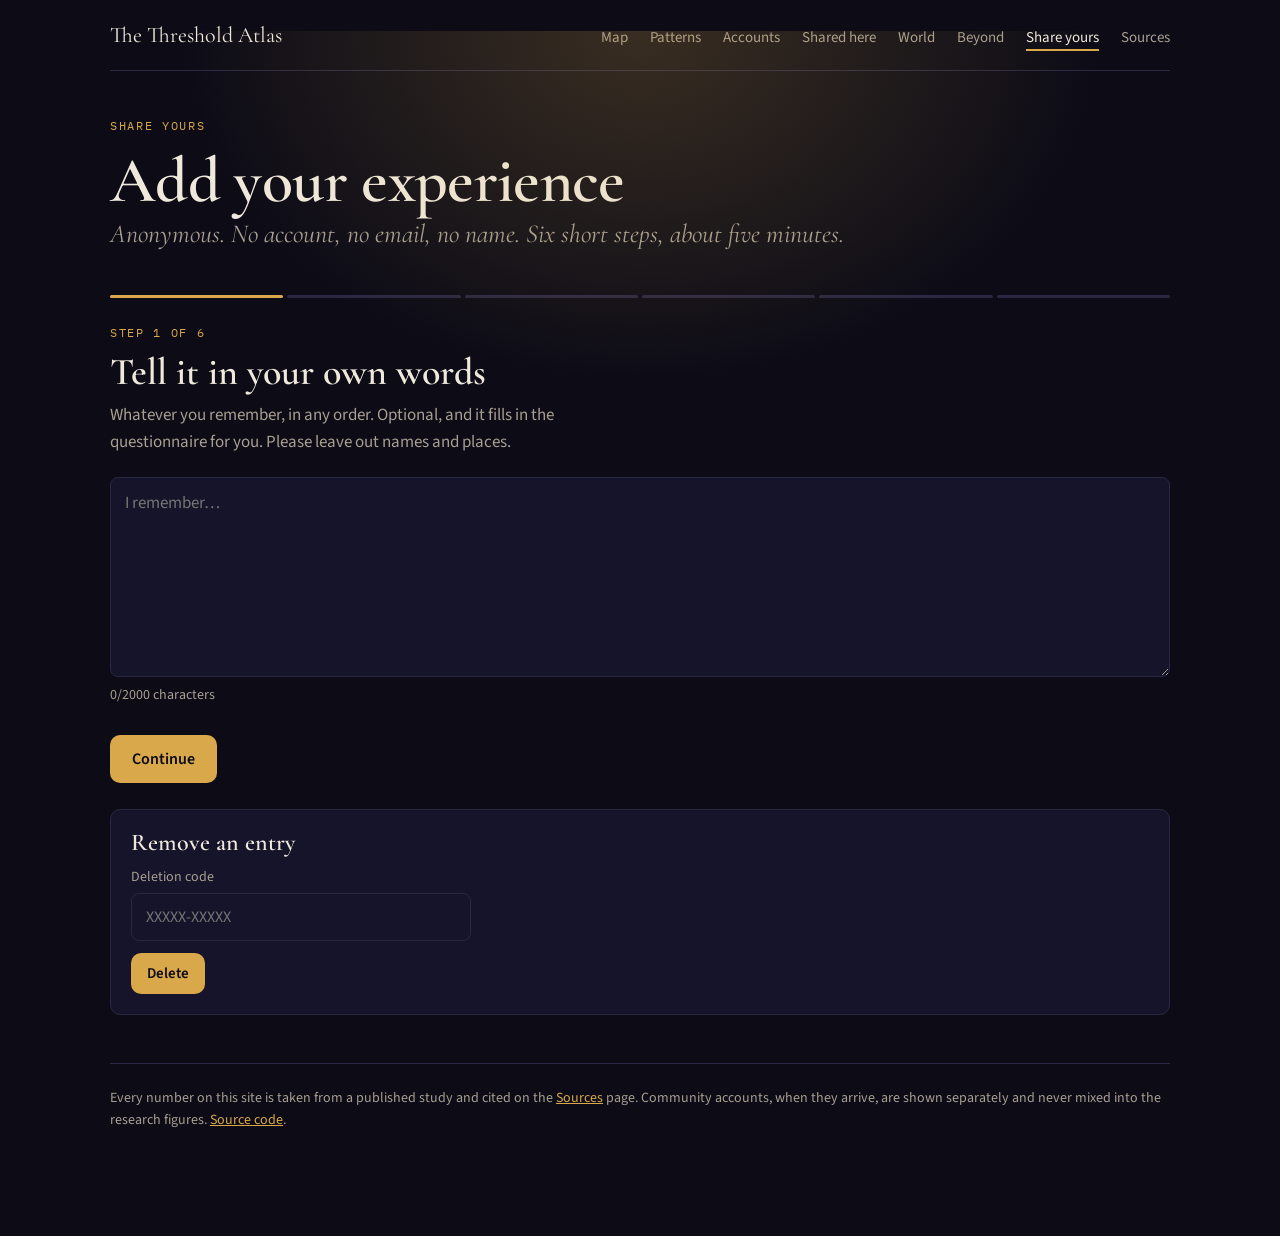
<file: share.html>
<!doctype html>
<html lang="en">
<head>
<meta charset="utf-8">
<meta name="viewport" content="width=device-width, initial-scale=1">
<title>Share yours · The Threshold Atlas</title>
<link rel="preconnect" href="https://fonts.googleapis.com">
<link rel="stylesheet" href="https://fonts.googleapis.com/css2?family=Cormorant+Garamond:ital,wght@0,400;0,600;1,400&family=Source+Sans+3:wght@400;600&family=IBM+Plex+Mono:wght@400;500&display=swap">
<link rel="stylesheet" href="assets/site.css?v=20261018">
<style>
.steps{display:flex;gap:4px;margin:0 0 26px}
.steps div{flex:1;height:3px;background:var(--line);border-radius:2px;transition:background .3s}
.steps div.done{background:var(--accent)}
.step{display:none}
.step.on{display:block;animation:in .35s ease}
@keyframes in{from{opacity:0;transform:translateY(8px)}to{opacity:1;transform:none}}
@media (prefers-reduced-motion:reduce){.step.on{animation:none}}
.stepnum{font-family:var(--mono);font-size:12px;letter-spacing:.14em;text-transform:uppercase;color:var(--accent);margin-bottom:8px}
.q{font-family:var(--display);font-size:clamp(26px,4vw,38px);font-weight:600;line-height:1.15;margin:0 0 8px;text-wrap:balance}
.sub{color:var(--muted);margin-bottom:22px;max-width:56ch}
.f2{display:grid;grid-template-columns:repeat(auto-fit,minmax(200px,1fr));gap:14px}
label{display:grid;gap:5px;font-size:14px;color:var(--muted)}
input,select,textarea{font:16px var(--body);color:var(--ink);background:var(--surface);border:1px solid var(--line);border-radius:8px;padding:12px 14px;width:100%}
textarea{min-height:200px;resize:vertical;font-size:17px;line-height:1.55}
.pick{display:flex;flex-wrap:wrap;gap:8px}
.pick button{font:600 15px var(--body);color:var(--ink);background:var(--surface);border:1px solid var(--line);border-radius:10px;padding:11px 16px;cursor:pointer;text-align:left}
.pick button[aria-pressed="true"]{border-color:var(--accent);background:rgba(216,168,74,.14);color:var(--ink)}
.item{padding:16px 0;border-top:1px solid var(--line)}
.item:first-child{border-top:0}
.item .t{font-size:17px;color:var(--ink);margin-bottom:9px}
.item .t span{color:var(--faint);font-family:var(--mono);font-size:12px;margin-right:8px}
.opts{display:flex;flex-wrap:wrap;gap:6px}
.opts label{display:inline-flex;align-items:center;gap:7px;border:1px solid var(--line);border-radius:999px;padding:8px 14px;cursor:pointer;color:var(--ink);font-size:14px;background:var(--surface)}
.opts label:has(input:checked){border-color:var(--accent);background:rgba(216,168,74,.14)}
.opts input{width:16px;height:16px;margin:0;accent-color:var(--accent)}
.ev{font-size:13px;color:var(--c2);margin-top:8px;padding-left:12px;border-left:2px solid var(--c2)}
.ev b{color:var(--ink);font-weight:600}
.check{display:grid;grid-template-columns:auto 1fr;gap:10px;align-items:start;color:var(--ink);font-size:15px;cursor:pointer;padding:12px 14px;border:1px solid var(--line);border-radius:10px;background:var(--surface)}
.check:has(input:checked){border-color:var(--accent)}
.check input{width:18px;height:18px;margin-top:3px;accent-color:var(--accent)}
.crisis{border-left:3px solid var(--c4);padding:12px 16px;background:rgba(224,122,154,.08);border-radius:0 8px 8px 0;font-size:15px;margin:20px 0}
button.primary{font:600 16px var(--body);background:var(--accent);color:var(--accent-ink);border:0;border-radius:10px;padding:13px 22px;cursor:pointer}
button.primary:disabled{opacity:.45;cursor:default}
button.ghost{font:600 15px var(--body);background:transparent;color:var(--muted);border:1px solid var(--line);border-radius:10px;padding:12px 18px;cursor:pointer}
.nav{display:flex;gap:10px;align-items:center;margin-top:28px;flex-wrap:wrap}
.status{font-size:15px;color:var(--muted)}
.hp{position:absolute;left:-9999px;width:1px;height:1px;overflow:hidden}
.scorebox{text-align:center;padding:26px 20px}
.scorebox .n{font-family:var(--display);font-size:72px;font-weight:600;line-height:1;color:var(--accent)}
.scale{position:relative;height:42px;margin:22px 0 8px;border-radius:6px;background:linear-gradient(90deg,var(--line),rgba(216,168,74,.35))}
.scale .thr{position:absolute;top:-6px;bottom:-6px;width:2px;background:var(--ink);opacity:.5;left:21.875%}
.scale .you{position:absolute;top:50%;transform:translate(-50%,-50%);width:16px;height:16px;border-radius:50%;background:var(--accent);border:2px solid var(--bg)}
.scale .lab{position:absolute;top:46px;font:11px var(--mono);color:var(--muted);transform:translateX(-50%)}
code.del{font:600 22px var(--mono);letter-spacing:.1em;color:var(--accent);display:block;margin:10px 0}
.thinking{display:inline-block;width:14px;height:14px;border:2px solid var(--line);border-top-color:var(--accent);border-radius:50%;animation:spin .8s linear infinite;vertical-align:-2px;margin-right:6px}
@keyframes spin{to{transform:rotate(360deg)}}
</style>
</head>
<body>
<div class="wrap">
<div id="nav"></div>

<section class="hero" style="padding-block:46px 20px">
  <div class="eyebrow">Share yours</div>
  <h1 style="font-size:clamp(36px,6vw,64px)">Add your experience</h1>
  <p class="lede">Anonymous. No account, no email, no name. Six short steps, about five minutes.</p>
</section>

<section style="border-top:0;padding-top:10px">
<div class="steps" id="steps"></div>
<form id="f" novalidate>

  <div class="step on" data-step="0">
    <div class="stepnum">Step 1 of 6</div>
    <h2 class="q">Tell it in your own words</h2>
    <p class="sub">Whatever you remember, in any order. Optional, and it fills in the questionnaire for you. Please leave out names and places.</p>
    <textarea id="story" maxlength="2000" placeholder="I remember…"></textarea>
    <p class="small muted"><span id="count">0</span>/2000 characters</p>
    <div class="nav"><button type="button" class="primary" data-go="1">Continue</button><span class="status" id="s0"></span></div>
  </div>

  <div class="step" data-step="1">
    <div class="stepnum">Step 2 of 6</div>
    <h2 class="q">When and where</h2>
    <p class="sub">Country and, in the US, state. Never a city or an address, and nothing that could identify you.</p>
    <div class="f2">
      <label>How old were you at the time<select id="age_band" required><option value="">Choose</option><option>Under 18</option><option>18-29</option><option>30-44</option><option>45-59</option><option>60-74</option><option>75+</option></select></label>
      <label>Sex<select id="sex" required><option value="">Choose</option><option>Female</option><option>Male</option><option>Other or prefer not to say</option></select></label>
      <label>Country<select id="country" required><option value="">Choose</option></select></label>
      <label id="regionWrap" hidden>State<select id="region"><option value="">Prefer not to say</option></select></label>
      <label>Roughly when<select id="decade"><option value="">Prefer not to say</option><option>2020s</option><option>2010s</option><option>2000s</option><option>1990s</option><option>1980s</option><option>1970s</option><option>1960s</option><option>Before 1960</option></select></label>
      <label>Religion or belief at the time<select id="religion"><option>Prefer not to say</option><option>Christian</option><option>Jewish</option><option>Muslim</option><option>Hindu</option><option>Buddhist</option><option>Spiritual, not religious</option><option>No religion</option><option>Other</option></select></label>
    </div>
    <div class="nav"><button type="button" class="ghost" data-go="0">Back</button><button type="button" class="primary" data-go="2">Continue</button><span class="status" id="s1"></span></div>
  </div>

  <div class="step" data-step="2">
    <div class="stepnum">Step 3 of 6</div>
    <h2 class="q">What brought you close to death</h2>
    <p class="sub">Researchers find that once an experience happens, its cause does not seem to change what is in it. We ask so the atlas can show that too.</p>
    <div class="pick" id="causePick"></div>
    <div class="crisis">If you are thinking about harming yourself now, please reach out first. In the US, call or text <b>988</b>. Elsewhere, <a href="https://findahelpline.com" target="_blank" rel="noopener">findahelpline.com</a> lists free lines. This page will still be here.</div>
    <div class="nav"><button type="button" class="ghost" data-go="1">Back</button><button type="button" class="primary" data-go="3">Continue</button><span class="status" id="s2"></span></div>
  </div>

  <div class="step" data-step="3">
    <div class="stepnum">Step 4 of 6</div>
    <h2 class="q">The sixteen questions</h2>
    <p class="sub">The Greyson NDE Scale, the checklist researchers have used since 1983. Answering these is what lets your experience be compared with the studies.</p>
    <div class="row" id="suggestRow"></div>
    <div id="items"></div>
    <div class="nav"><button type="button" class="ghost" data-go="2">Back</button><button type="button" class="primary" data-go="4">Continue</button><span class="status" id="s3"></span></div>
  </div>

  <div class="step" data-step="4">
    <div class="stepnum">Step 5 of 6</div>
    <h2 class="q">Afterwards</h2>
    <p class="sub">What the experience felt like, and what changed since.</p>
    <p class="small muted" style="margin-bottom:8px">Overall it felt</p>
    <div class="pick" id="tonePick"></div>
    <p class="small muted" style="margin:22px 0 8px">Since then (tick any that apply)</p>
    <div class="opts" id="after"></div>
    <div class="nav"><button type="button" class="ghost" data-go="3">Back</button><button type="button" class="primary" data-go="5">Continue</button><span class="status" id="s4"></span></div>
  </div>

  <div class="step" data-step="5">
    <div class="stepnum">Step 6 of 6</div>
    <h2 class="q">What may we do with it</h2>
    <p class="sub">Your choice on each, separately. We store no IP address and no contact details.</p>
    <div style="display:grid;gap:10px">
      <label class="check"><input type="checkbox" id="adult" required><span>I am 18 or older.</span></label>
      <label class="check"><input type="checkbox" id="consent_count" required><span><b>Count my answers</b> in the community statistics, shown only in groups of five or more people.</span></label>
      <label class="check"><input type="checkbox" id="consent_publish"><span><b>Publish my story</b> on this site, with identifying details removed, after a person has read it.</span></label>
      <label class="check"><input type="checkbox" id="consent_research"><span><b>Share with researchers</b> one day, without the text of my story, and only under a written agreement.</span></label>
    </div>
    <label class="hp" aria-hidden="true">Leave this empty<input type="text" id="website" tabindex="-1" autocomplete="off"></label>
    <div class="nav"><button type="button" class="ghost" data-go="4">Back</button><button class="primary" type="submit" id="send">Add my experience</button><span class="status" id="s5"></span></div>
  </div>

</form>

<div id="done" hidden>
  <div class="card scorebox">
    <div class="stepnum">Thank you</div>
    <div class="n" id="scoreN">0</div>
    <p class="muted" style="margin:6px auto 0;max-width:46ch">Your Greyson score, out of 32. <span id="scoreMsg"></span></p>
    <div class="scale"><div class="thr"></div><div class="you" id="youDot"></div><div class="lab" style="left:0">0</div><div class="lab" style="left:21.875%">7 · NDE threshold</div><div class="lab" style="left:100%">32</div></div>
    <p class="small muted" style="margin-top:34px" id="pendingMsg"></p>
    <p style="margin-top:20px">Your deletion code<code class="del" id="code"></code><span class="small muted">Write it down. It is the only way to remove your entry, because we keep nothing that identifies you.</span></p>
    <div class="nav" style="justify-content:center"><a class="primary" href="patterns.html#community" style="text-decoration:none">See the community patterns</a><a class="ghost" href="world.html" style="text-decoration:none">Walk the world</a></div>
  </div>
</div>

<div class="card" style="margin-top:26px">
  <h3>Remove an entry</h3>
  <form id="delForm" style="margin-top:10px;max-width:340px"><label>Deletion code<input id="delCode" placeholder="XXXXX-XXXXX"></label><div class="nav" style="margin-top:12px"><button class="primary" type="submit" style="padding:10px 16px;font-size:15px">Delete</button><span class="status small" id="delStatus"></span></div></form>
</div>
</section>

<div id="footer"></div>
</div>

<script src="assets/common.js?v=20261018"></script>
<script src="assets/geo.js?v=20261018"></script>
<script>
document.getElementById("nav").innerHTML = TA.nav("share.html");
document.getElementById("footer").innerHTML = TA.footer();
const API = TA.API, $ = id => document.getElementById(id);
const ITEMS = [
  ["time", "Did time seem to speed up or slow down?", ["No", "Time seemed to go faster or slower than usual", "Everything seemed to happen at once, or time stopped"]],
  ["thoughts", "Were your thoughts speeded up?", ["No", "Faster than usual", "Incredibly fast"]],
  ["review", "Did scenes from your past come back to you?", ["No", "I remembered many past events", "My past flashed before me, out of my control"]],
  ["understanding", "Did you seem to understand everything?", ["No", "About myself or others", "About the universe"]],
  ["peace", "Did you have a feeling of peace or pleasantness?", ["No", "Relief or calmness", "Incredible peace or pleasantness"]],
  ["joy", "Did you have a feeling of joy?", ["No", "Happiness", "Incredible joy"]],
  ["unity", "Did you feel a sense of harmony or unity with the universe?", ["No", "I felt no longer in conflict with nature", "I felt united or one with the world"]],
  ["light", "Did you see, or feel surrounded by, a brilliant light?", ["No", "An unusually bright light", "A light clearly of mystical or other-worldly origin"]],
  ["senses", "Were your senses more vivid than usual?", ["No", "More vivid than usual", "Incredibly more vivid"]],
  ["aware", "Did you seem to be aware of things going on elsewhere, as if by extrasensory perception?", ["No", "Yes, but the facts have not been checked", "Yes, and the facts have been checked"]],
  ["future", "Did scenes from the future come to you?", ["No", "Scenes from my personal future", "Scenes from the world's future"]],
  ["obe", "Did you feel separated from your body?", ["No", "I lost awareness of my body", "I clearly left my body and existed outside it"]],
  ["world", "Did you seem to enter some other, unearthly world?", ["No", "Some unfamiliar and strange place", "A clearly mystical or unearthly realm"]],
  ["presence", "Did you seem to encounter a mystical being or presence, or hear an unidentifiable voice?", ["No", "I heard a voice I could not identify", "I encountered a definite being, or a voice clearly of mystical origin"]],
  ["beings", "Did you see deceased or religious spirits?", ["No", "I sensed their presence", "I actually saw them"]],
  ["border", "Did you come to a border or point of no return?", ["No", "I came to a conscious decision to return to life", "I came to a barrier I was not permitted to cross, or was sent back against my will"]],
];
const CAUSES = ["Cardiac arrest", "Accident or trauma", "Drowning", "Surgery or anaesthesia", "Illness", "Childbirth", "Overdose or poisoning", "Suicide attempt", "Other"];
const TONES = ["Wonderful", "Mixed", "Frightening"];
const AFTER = [["less_fear", "Less afraid of death"], ["more_fear", "More afraid of death"], ["more_spiritual", "More spiritual"], ["less_religious", "Less religious"], ["values_changed", "My values changed"], ["relationships_changed", "My relationships changed"], ["sensitivity", "More sensitive to light, sound or feelings"], ["none", "No lasting change"]];
const N_STEPS = 6;
let step = 0, cause = "", tone = "Wonderful";

$("steps").innerHTML = Array.from({ length: N_STEPS }, (_, i) => `<div class="${i === 0 ? "done" : ""}"></div>`).join("");
$("items").innerHTML = ITEMS.map(([k, q, o], i) => `<div class="item" id="it_${k}"><div class="t"><span>${i + 1}</span>${q}</div><div class="opts">${o.map((t, v) => `<label><input type="radio" name="i_${k}" value="${v}" ${v === 0 ? "checked" : ""}>${t}</label>`).join("")}</div><div class="ev" id="ev_${k}" hidden></div></div>`).join("");
$("causePick").innerHTML = CAUSES.map(c => `<button type="button" data-cause="${c}">${c}</button>`).join("");
$("tonePick").innerHTML = TONES.map(c => `<button type="button" data-tone="${c}" aria-pressed="${c === "Wonderful"}">${c}</button>`).join("");
$("after").innerHTML = AFTER.map(([k, l]) => `<label><input type="checkbox" name="after" value="${k}">${l}</label>`).join("");
$("country").innerHTML += GEO.countries.map(c => `<option>${c.name}</option>`).join("");
$("country").addEventListener("change", () => { const us = $("country").value === "United States"; $("regionWrap").hidden = !us; if (us) $("region").innerHTML = `<option value="">Prefer not to say</option>` + GEO.us_states.map(s => `<option>${s.name}</option>`).join(""); });
$("story").addEventListener("input", e => { $("count").textContent = e.target.value.length; renderSuggest(); });
$("causePick").addEventListener("click", e => { const b = e.target.closest("button"); if (!b) return; cause = b.dataset.cause; $("causePick").querySelectorAll("button").forEach(x => x.setAttribute("aria-pressed", x === b)); });
$("tonePick").addEventListener("click", e => { const b = e.target.closest("button"); if (!b) return; tone = b.dataset.tone; $("tonePick").querySelectorAll("button").forEach(x => x.setAttribute("aria-pressed", x === b)); });

function go(n) {
  const err = { 1: () => $("age_band").value && $("sex").value && $("country").value ? "" : "Please answer the age, sex and country questions.", 2: () => cause ? "" : "Please choose what brought you close to death." };
  if (n > step && err[step]) { const m = err[step](); if (m) { $("s" + step).textContent = m; return; } }
  $("s" + step).textContent = "";
  step = n;
  document.querySelectorAll(".step").forEach(s => s.classList.toggle("on", +s.dataset.step === n));
  $("steps").querySelectorAll("div").forEach((d, i) => d.classList.toggle("done", i <= n));
  document.querySelector(".step.on").scrollIntoView({ behavior: "smooth", block: "start" });
}
document.addEventListener("click", e => { const b = e.target.closest("[data-go]"); if (b) go(+b.dataset.go); });

// --- suggest answers from the written account
function renderSuggest() {
  const len = $("story").value.trim().length;
  $("suggestRow").innerHTML = len >= 40
    ? `<button type="button" class="primary" id="suggestBtn" style="padding:11px 18px;font-size:15px">Suggest my answers from what I wrote</button><span class="status" id="sg"></span>`
    : `<span class="small muted">Write something in step 1 and we can suggest answers here for you to check.</span>`;
}
renderSuggest();
$("suggestRow").addEventListener("click", async e => {
  if (!e.target.closest("#suggestBtn")) return;
  const btn = $("suggestBtn"), sg = $("sg");
  btn.disabled = true; sg.innerHTML = `<span class="thinking"></span>Reading what you wrote…`;
  try {
    const r = await fetch(API + "/api/suggest", { method: "POST", headers: { "content-type": "application/json" }, body: JSON.stringify({ story: $("story").value.trim() }) });
    const j = await r.json();
    if (!r.ok) throw new Error(j.error || "Please answer the questions yourself.");
    let n = 0;
    ITEMS.forEach(([k]) => {
      const v = j.items[k] ?? 0;
      document.querySelector(`input[name="i_${k}"][value="${v}"]`).checked = true;
      const ev = $("ev_" + k);
      if (v > 0) { n++; ev.hidden = false; ev.innerHTML = j.evidence[k] ? `<b>Suggested from your words:</b> “${j.evidence[k]}”` : `<b>Suggested from your account.</b> Change it if that is not right.`; }
      else { ev.hidden = true; }
    });
    if (j.tone && TONES.includes(j.tone)) { tone = j.tone; $("tonePick").querySelectorAll("button").forEach(x => x.setAttribute("aria-pressed", x.dataset.tone === j.tone)); }
    sg.textContent = `Suggested ${n} of 16. Please read each one and correct anything that is not right.`;
  } catch (err) { sg.textContent = err.message; }
  btn.disabled = false;
});

const t0 = Date.now();
$("f").addEventListener("submit", async e => {
  e.preventDefault();
  const st = $("s5"), btn = $("send");
  if (!$("adult").checked) return st.textContent = "Please confirm you are 18 or older.";
  if (!$("consent_count").checked) return st.textContent = "Please tick the box that lets us count your answers.";
  const items = {}; ITEMS.forEach(([k]) => items[k] = +document.querySelector(`input[name="i_${k}"]:checked`).value);
  const body = { adult: true, age_band: $("age_band").value, sex: $("sex").value, country: $("country").value, region: $("region").value, decade: $("decade").value, religion: $("religion").value, cause, tone, items, after: [...document.querySelectorAll('input[name="after"]:checked')].map(i => i.value), story: $("story").value.trim(), consent_count: true, consent_publish: $("consent_publish").checked, consent_research: $("consent_research").checked, website: $("website").value, elapsed: Date.now() - t0 };
  btn.disabled = true; st.innerHTML = `<span class="thinking"></span>Sending…`;
  try {
    const r = await fetch(API + "/api/submit", { method: "POST", headers: { "content-type": "application/json" }, body: JSON.stringify(body) });
    const j = await r.json();
    if (!r.ok) throw new Error(j.error || "Please try again.");
    $("f").hidden = true; $("steps").hidden = true; $("done").hidden = false;
    $("scoreN").textContent = j.score;
    $("youDot").style.left = Math.min(100, 100 * j.score / 32) + "%";
    $("scoreMsg").textContent = j.score >= 7 ? "That is above the threshold of 7 that researchers use to call an experience an NDE." : "That is below the threshold of 7 that researchers use, which is fine: it is counted either way.";
    $("pendingMsg").textContent = j.pending_story ? "Your story will appear on the Stories page once a person has read it." : "";
    $("code").textContent = j.delete_code;
    $("done").scrollIntoView({ behavior: "smooth" });
  } catch (err) { st.textContent = err.message; btn.disabled = false; }
});
$("delForm").addEventListener("submit", async e => {
  e.preventDefault(); const s = $("delStatus"); s.textContent = "…";
  const r = await fetch(API + "/api/delete", { method: "POST", headers: { "content-type": "application/json" }, body: JSON.stringify({ code: $("delCode").value }) }).then(r => r.json()).catch(() => ({}));
  s.textContent = r.deleted ? "Deleted." : "No entry matched that code.";
});
</script>
</body>
</html>
</file>
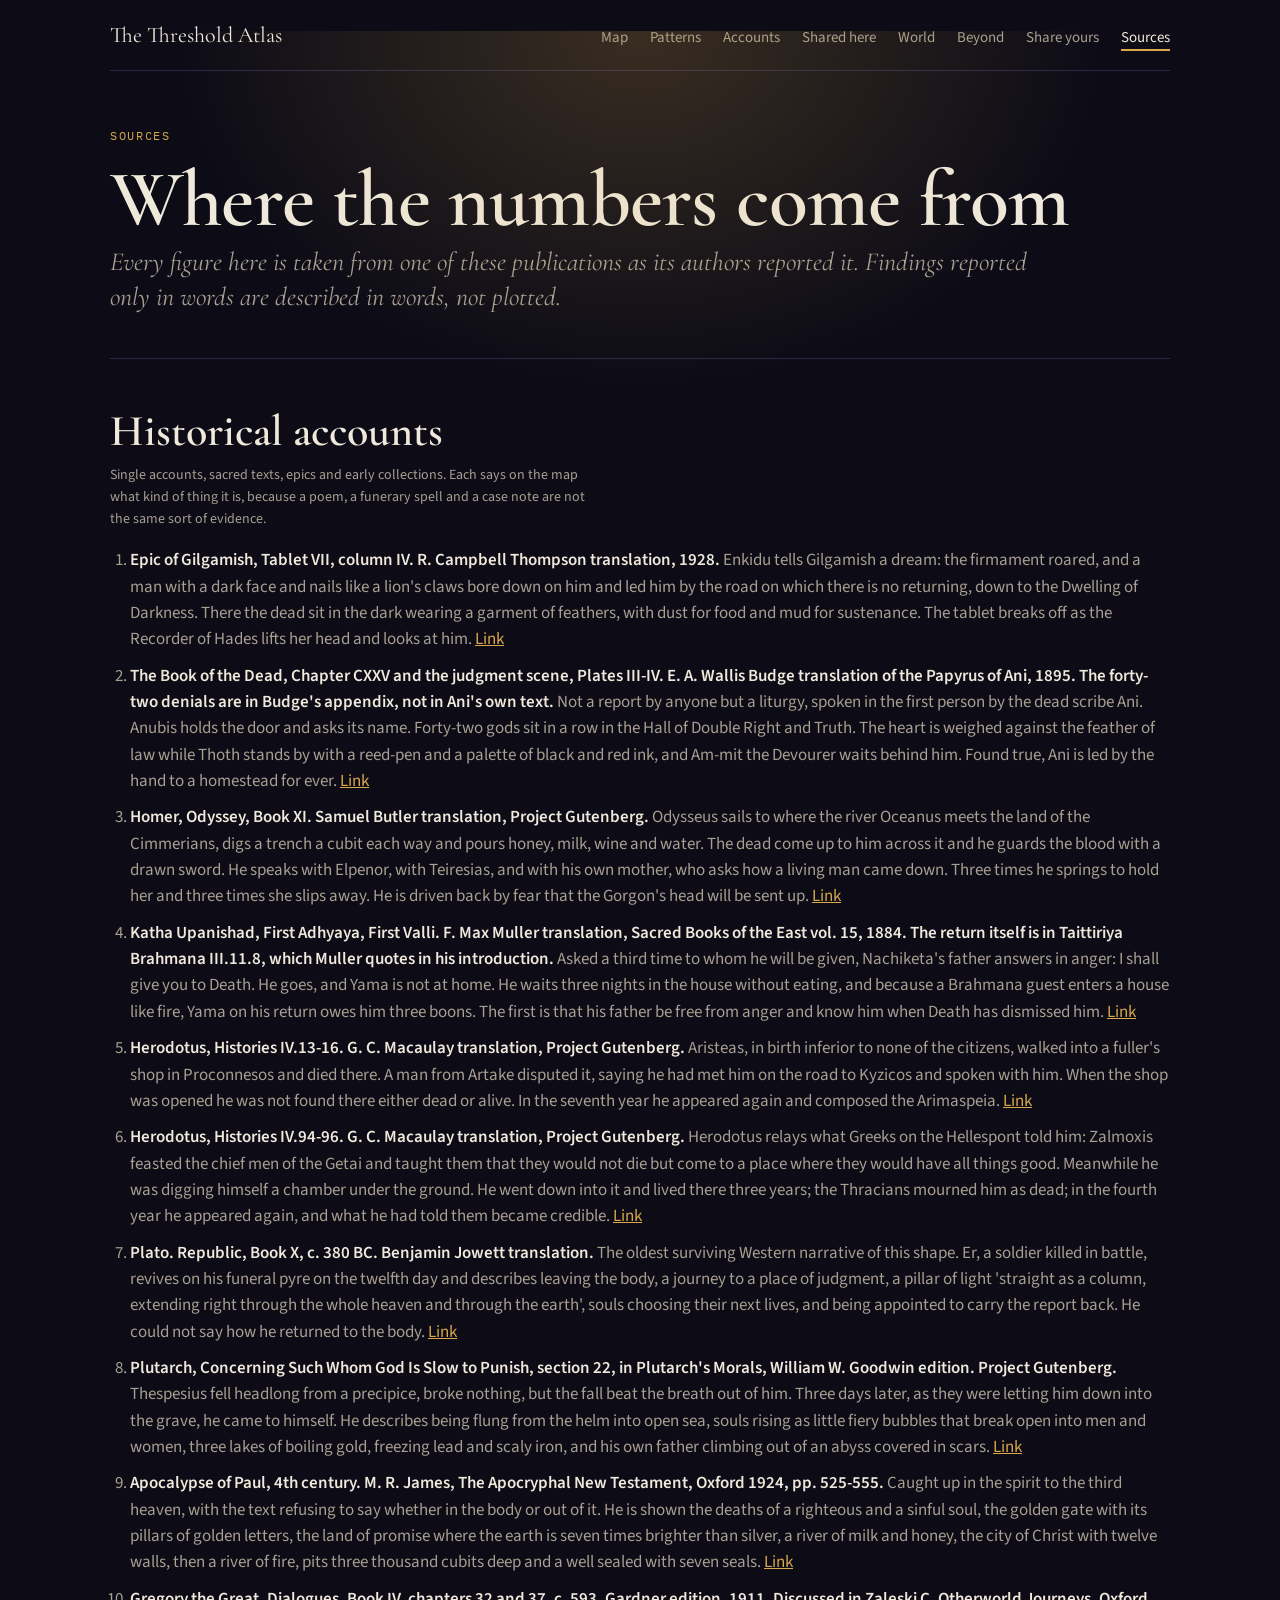
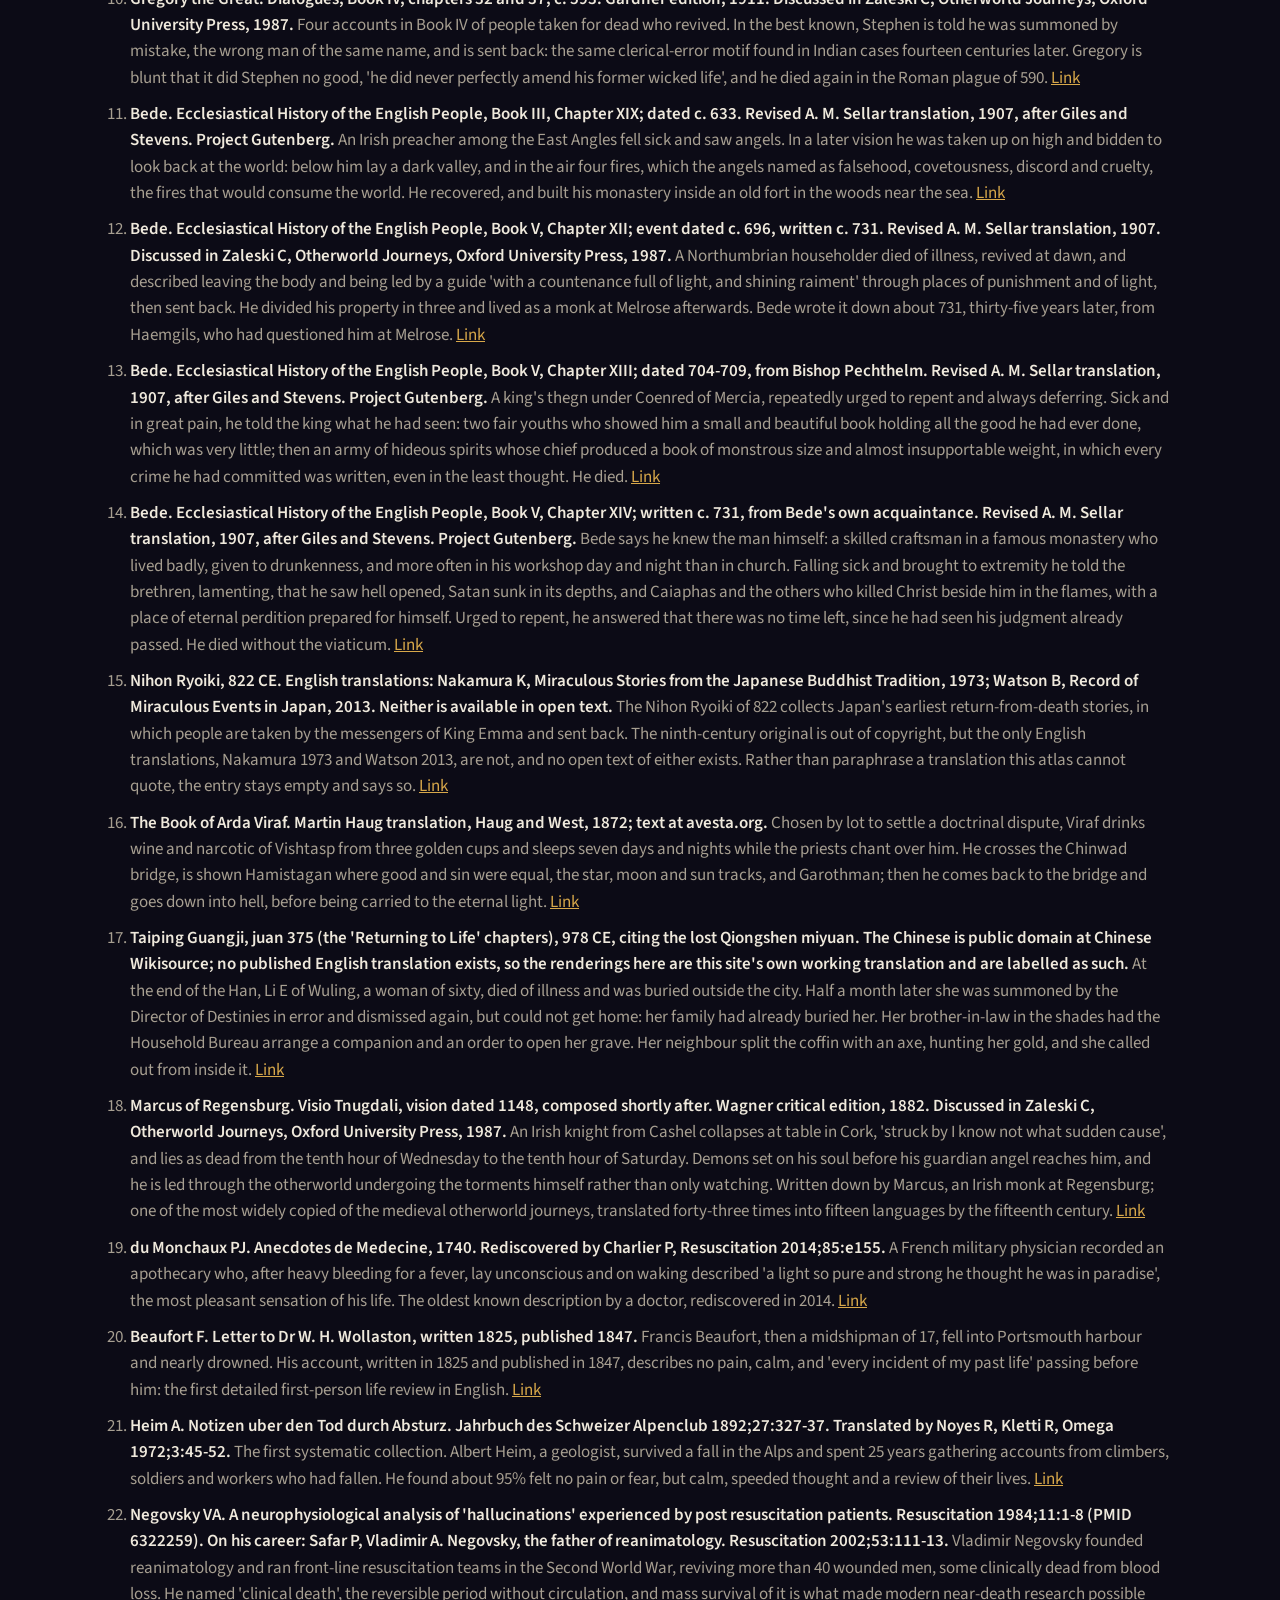
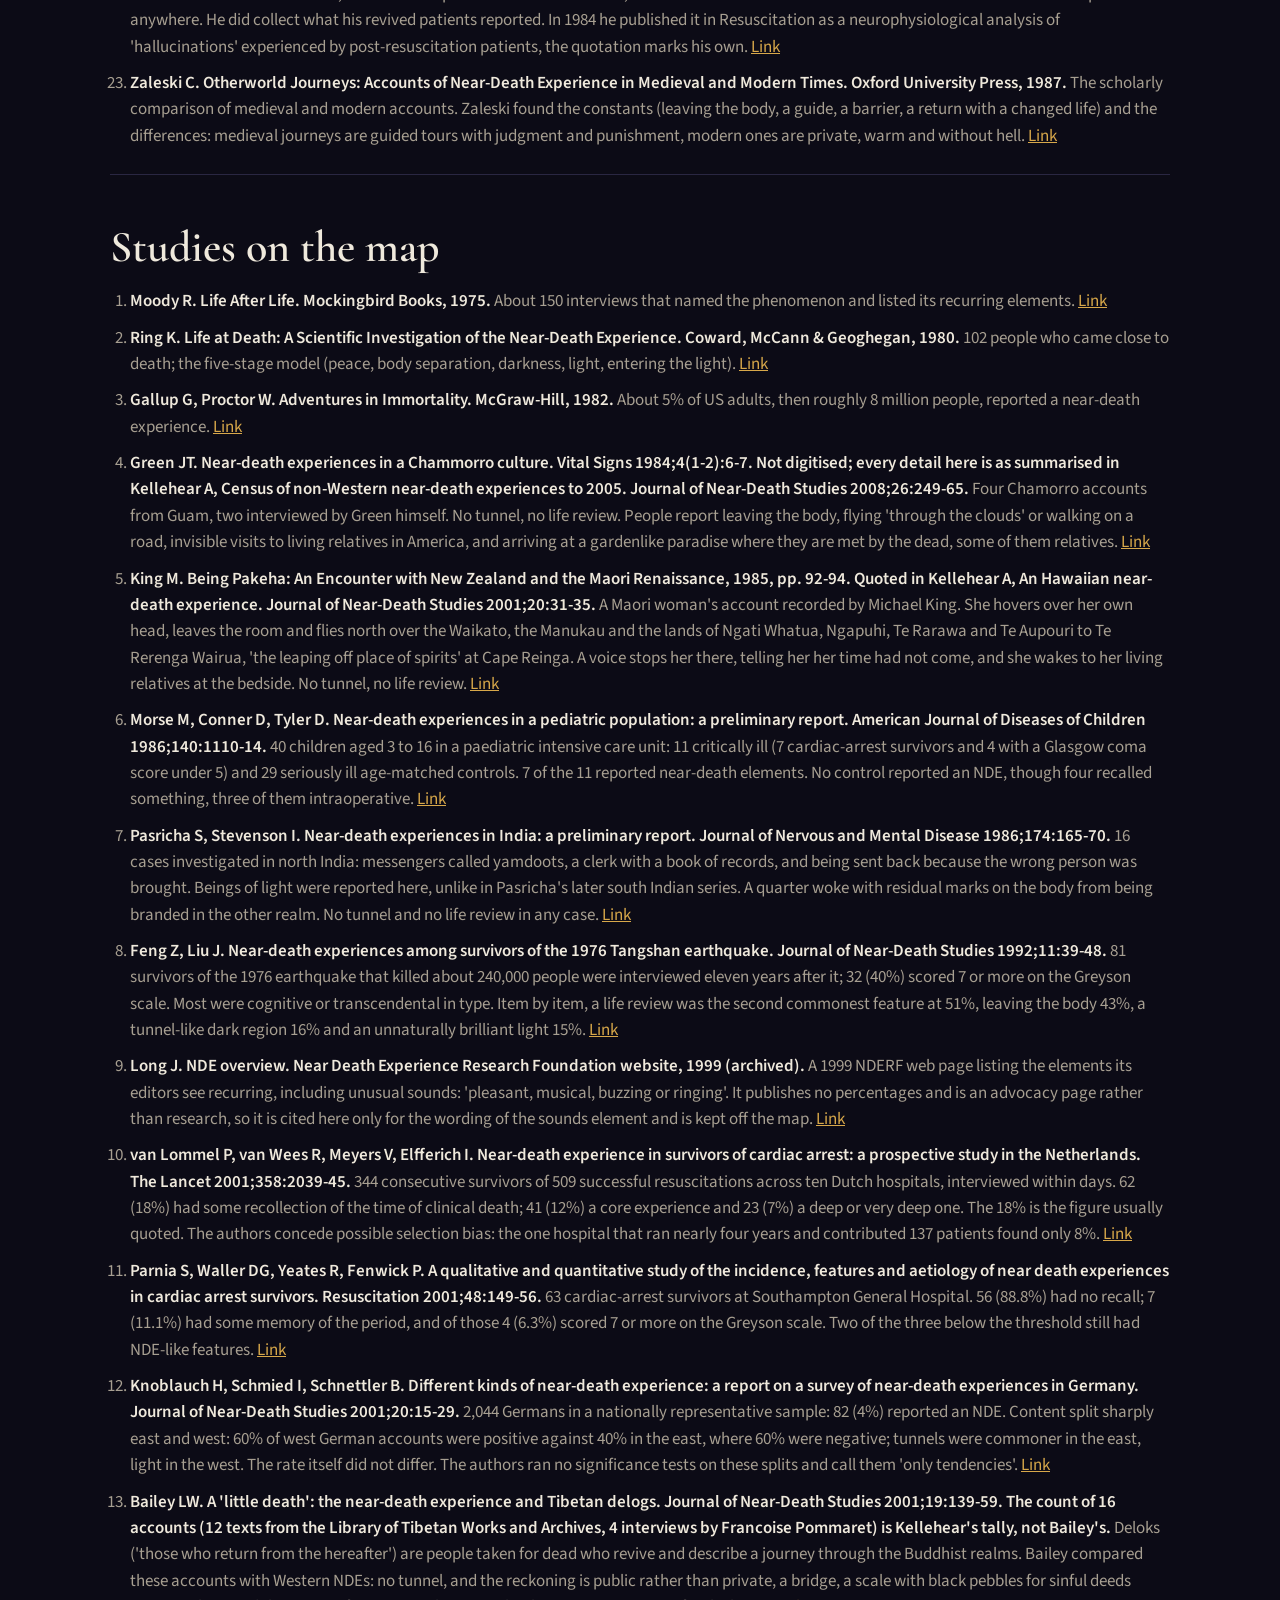
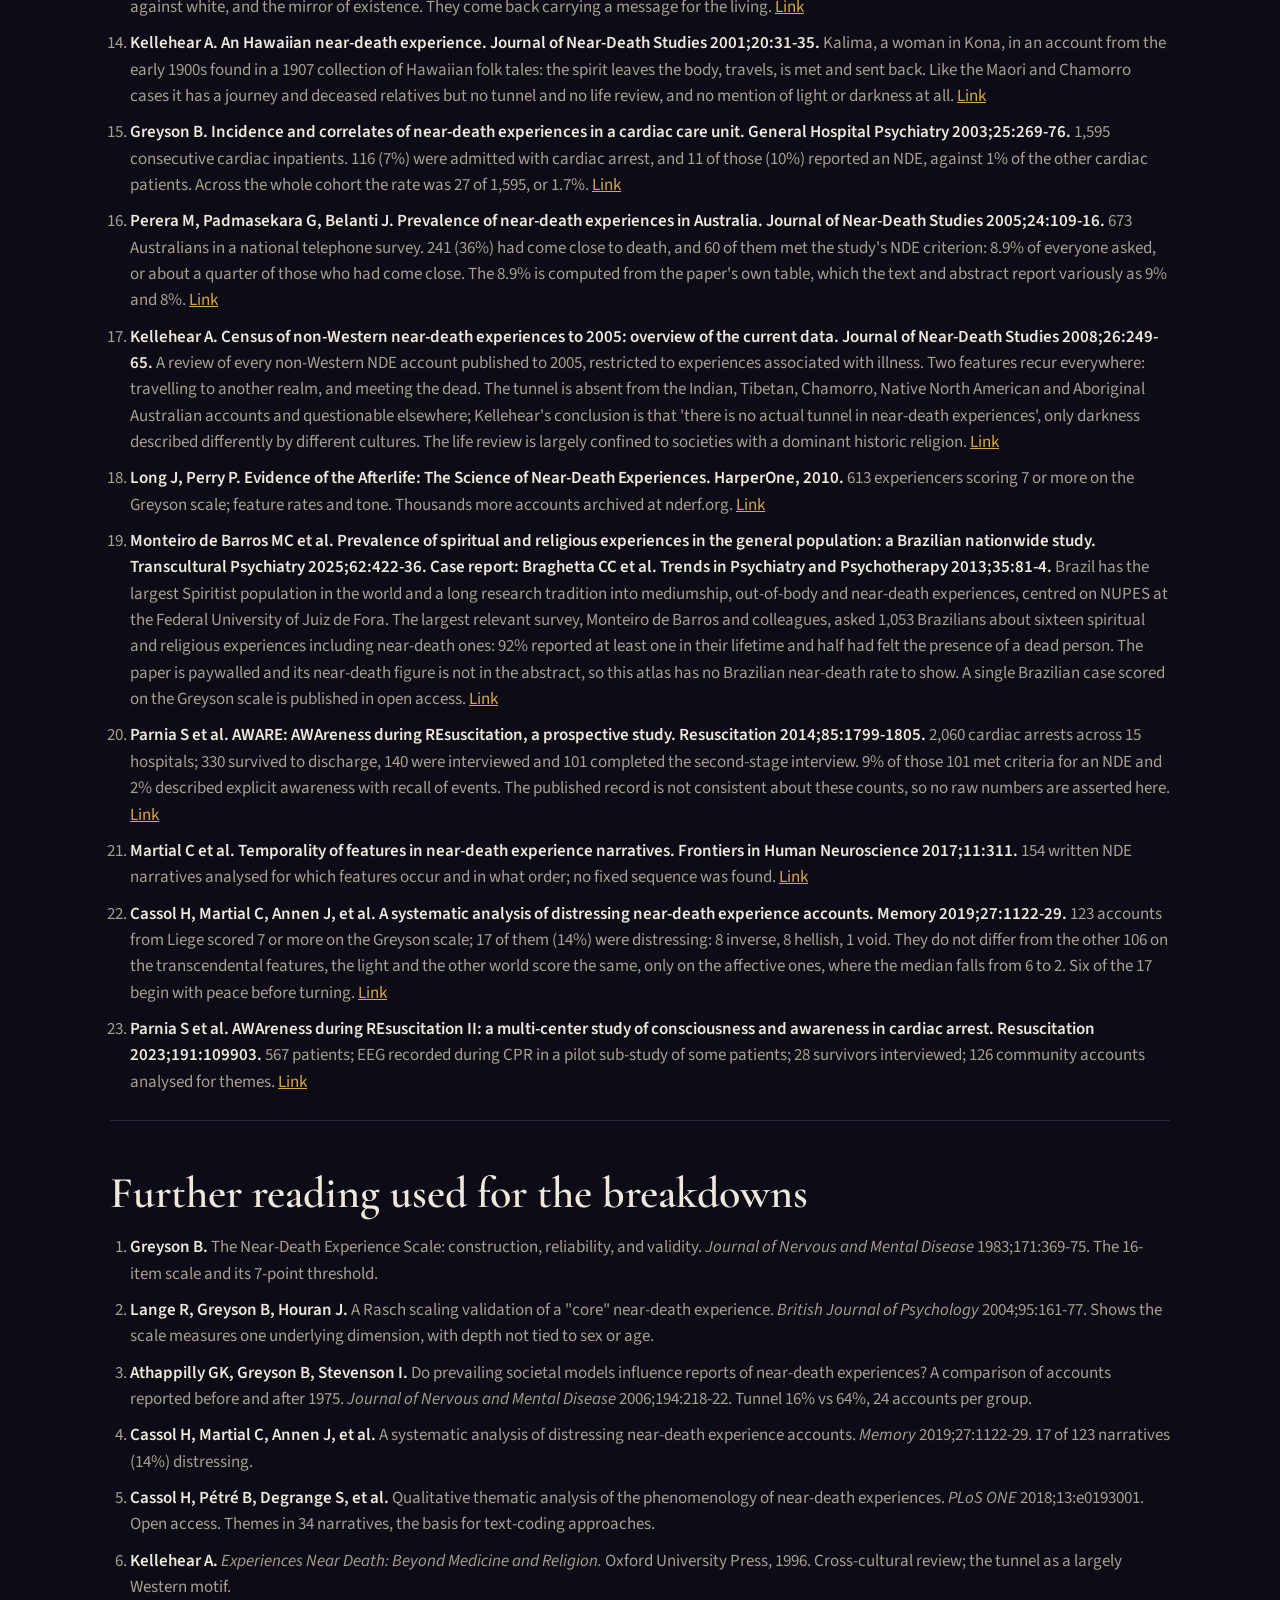
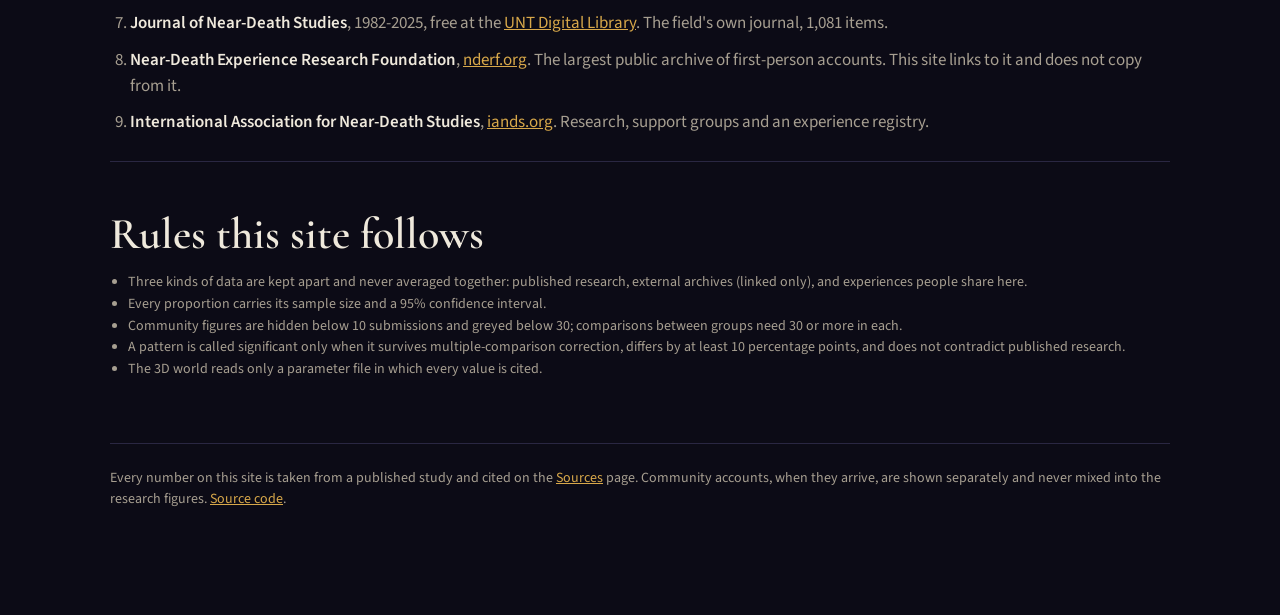
<file: sources.html>
<!doctype html>
<html lang="en">
<head>
<meta charset="utf-8">
<meta name="viewport" content="width=device-width, initial-scale=1">
<title>Sources · The Threshold Atlas</title>
<link rel="preconnect" href="https://fonts.googleapis.com">
<link rel="stylesheet" href="https://fonts.googleapis.com/css2?family=Cormorant+Garamond:ital,wght@0,400;0,600;1,400&family=Source+Sans+3:wght@400;600&family=IBM+Plex+Mono:wght@400;500&display=swap">
<link rel="stylesheet" href="assets/site.css?v=20261018">
</head>
<body>
<div class="wrap">
<div id="nav"></div>
<section class="hero">
  <div class="eyebrow">Sources</div>
  <h1>Where the numbers come from</h1>
  <p class="lede">Every figure here is taken from one of these publications as its authors reported it. Findings reported only in words are described in words, not plotted.</p>
</section>
<section>
  <h2>Historical accounts</h2>
  <p class="small muted">Single accounts, sacred texts, epics and early collections. Each says on the map what kind of thing it is, because a poem, a funerary spell and a case note are not the same sort of evidence.</p>
  <ol class="sources" id="histList"></ol>
</section>
<section>
  <h2>Studies on the map</h2>
  <ol class="sources" id="studyList"></ol>
</section>
<section>
  <h2>Further reading used for the breakdowns</h2>
  <ol class="sources">
    <li><b>Greyson B.</b> The Near-Death Experience Scale: construction, reliability, and validity. <i>Journal of Nervous and Mental Disease</i> 1983;171:369-75. The 16-item scale and its 7-point threshold.</li>
    <li><b>Lange R, Greyson B, Houran J.</b> A Rasch scaling validation of a "core" near-death experience. <i>British Journal of Psychology</i> 2004;95:161-77. Shows the scale measures one underlying dimension, with depth not tied to sex or age.</li>
    <li><b>Athappilly GK, Greyson B, Stevenson I.</b> Do prevailing societal models influence reports of near-death experiences? A comparison of accounts reported before and after 1975. <i>Journal of Nervous and Mental Disease</i> 2006;194:218-22. Tunnel 16% vs 64%, 24 accounts per group.</li>
    <li><b>Cassol H, Martial C, Annen J, et al.</b> A systematic analysis of distressing near-death experience accounts. <i>Memory</i> 2019;27:1122-29. 17 of 123 narratives (14%) distressing.</li>
    <li><b>Cassol H, Pétré B, Degrange S, et al.</b> Qualitative thematic analysis of the phenomenology of near-death experiences. <i>PLoS ONE</i> 2018;13:e0193001. Open access. Themes in 34 narratives, the basis for text-coding approaches.</li>
    <li><b>Kellehear A.</b> <i>Experiences Near Death: Beyond Medicine and Religion.</i> Oxford University Press, 1996. Cross-cultural review; the tunnel as a largely Western motif.</li>
    <li><b>Journal of Near-Death Studies</b>, 1982-2025, free at the <a href="https://digital.library.unt.edu/explore/collections/JNDS/">UNT Digital Library</a>. The field's own journal, 1,081 items.</li>
    <li><b>Near-Death Experience Research Foundation</b>, <a href="https://www.nderf.org/">nderf.org</a>. The largest public archive of first-person accounts. This site links to it and does not copy from it.</li>
    <li><b>International Association for Near-Death Studies</b>, <a href="https://iands.org/">iands.org</a>. Research, support groups and an experience registry.</li>
  </ol>
</section>
<section>
  <h2>Rules this site follows</h2>
  <ul class="small" style="color:var(--muted);padding-left:18px">
    <li>Three kinds of data are kept apart and never averaged together: published research, external archives (linked only), and experiences people share here.</li>
    <li>Every proportion carries its sample size and a 95% confidence interval.</li>
    <li>Community figures are hidden below 10 submissions and greyed below 30; comparisons between groups need 30 or more in each.</li>
    <li>A pattern is called significant only when it survives multiple-comparison correction, differs by at least 10 percentage points, and does not contradict published research.</li>
    <li>The 3D world reads only a parameter file in which every value is cited.</li>
  </ul>
</section>
<div id="footer"></div>
</div>
<script src="assets/common.js?v=20261018"></script>
<script>
document.getElementById("nav").innerHTML = TA.nav("sources.html");
document.getElementById("footer").innerHTML = TA.footer();
const yearText = y => y < 0 ? `${-y} BC` : String(y);
TA.data("studies").then(({ studies }) => {
  const sorted = studies.sort((a, b) => a.year - b.year);
  const li = s => `<li id="${s.id}"><b>${s.cite}</b> ${s.finding} <a href="${s.url}" target="_blank" rel="noopener">Link</a></li>`;
  document.getElementById("histList").innerHTML = sorted.filter(s => s.kind === "historical").map(li).join("");
  document.getElementById("studyList").innerHTML = sorted.filter(s => s.kind !== "historical").map(li).join("");
});
</script>
</body>
</html>
</file>
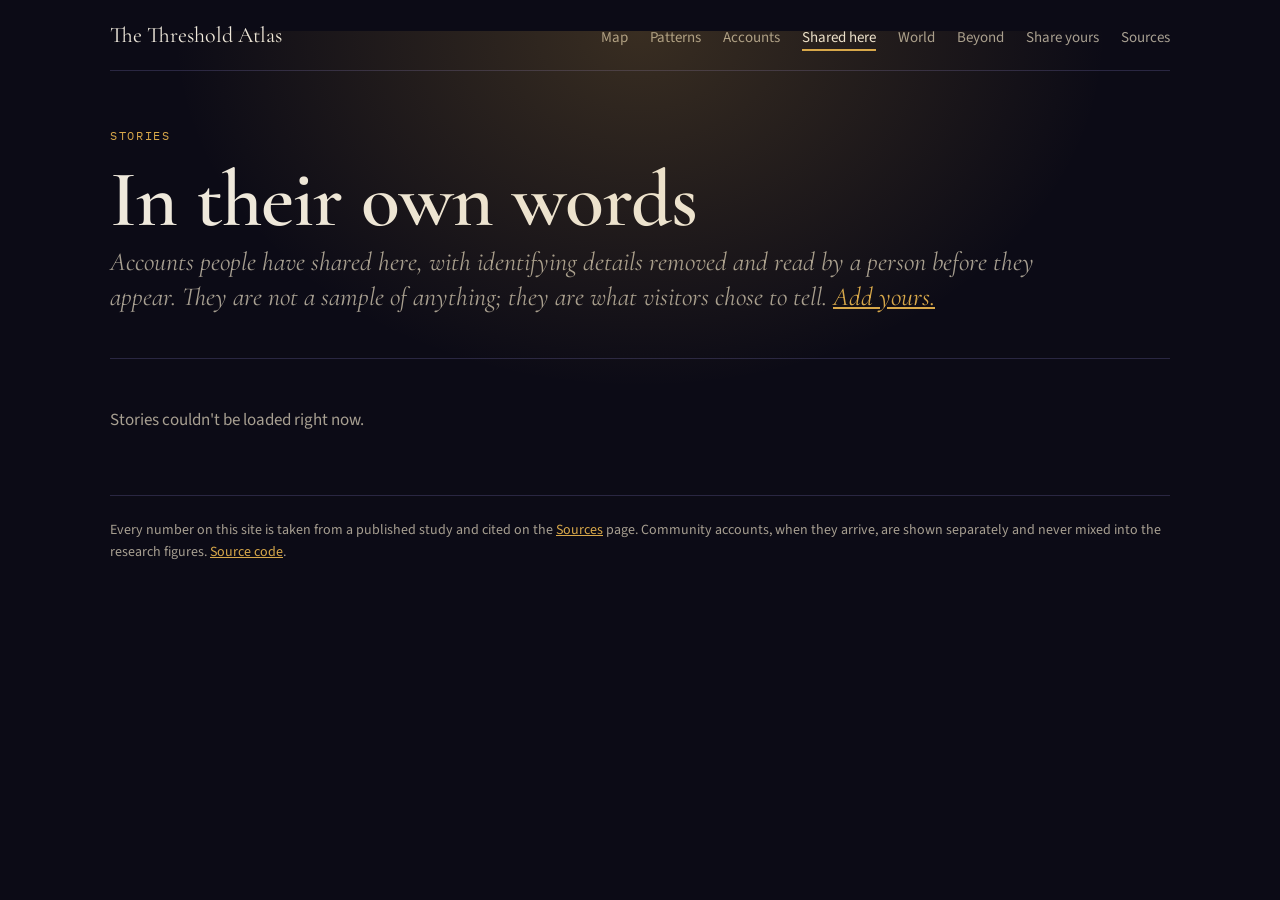
<file: stories.html>
<!doctype html>
<html lang="en">
<head>
<meta charset="utf-8">
<meta name="viewport" content="width=device-width, initial-scale=1">
<title>Stories · The Threshold Atlas</title>
<link rel="preconnect" href="https://fonts.googleapis.com">
<link rel="stylesheet" href="https://fonts.googleapis.com/css2?family=Cormorant+Garamond:ital,wght@0,400;0,600;1,400&family=Source+Sans+3:wght@400;600&family=IBM+Plex+Mono:wght@400;500&display=swap">
<link rel="stylesheet" href="assets/site.css?v=20261018">
<style>.story{border-top:1px solid var(--line);padding:22px 0}.story .meta{font-family:var(--mono);font-size:12px;letter-spacing:.06em;color:var(--muted);margin-bottom:8px}.story p{font-family:var(--display);font-size:21px;line-height:1.4;max-width:60ch}</style>
</head>
<body>
<div class="wrap">
<div id="nav"></div>
<section class="hero">
  <div class="eyebrow">Stories</div>
  <h1>In their own words</h1>
  <p class="lede">Accounts people have shared here, with identifying details removed and read by a person before they appear. They are not a sample of anything; they are what visitors chose to tell. <a href="share.html">Add yours.</a></p>
</section>
<section id="list"><p class="muted">Loading…</p></section>
<div id="footer"></div>
</div>
<script src="assets/common.js?v=20261018"></script>
<script>
document.getElementById("nav").innerHTML = TA.nav("stories.html");
document.getElementById("footer").innerHTML = TA.footer();
const esc = s => String(s ?? "").replace(/[&<>"]/g, c => ({ "&": "&amp;", "<": "&lt;", ">": "&gt;", '"': "&quot;" }[c]));
Promise.all([fetch(TA.API + "/api/stories?limit=50").then(r => r.json()), TA.stats()]).then(([{ stories }, st]) => {
  const el = document.getElementById("list");
  const waiting = st && st.stories ? st.stories.awaiting_review : 0;
  const n = st ? st.n : 0;
  if (!stories.length) {
    el.innerHTML = waiting
      ? `<div class="card"><h3>${waiting} account${waiting > 1 ? "s" : ""} waiting to be read</h3><p class="muted">Every story is read by a person before it appears here, so that names, places and anything else identifying can be taken out first. It usually takes a day or two.</p><p class="muted">${n} experience${n > 1 ? "s have" : " has"} been shared in total; the ones without a story still count towards the <a href="patterns.html#community">community figures</a>.</p></div>`
      : `<div class="card"><h3>No stories yet</h3><p class="muted">${n ? `${n} experience${n > 1 ? "s have" : " has"} been shared so far, but without a written account, or without permission to publish it.` : "Nothing has been shared yet."} <a href="share.html">Add yours</a> and it will appear here once it has been read.</p></div>`;
    return;
  }
  el.innerHTML = stories.map(s => `<article class="story"><div class="meta">${esc(s.country)} · ${esc(s.sex)}, ${esc(s.age_band)} at the time · ${esc(s.cause)} · ${esc(s.tone)} · Greyson score ${s.score}</div><p>${esc(s.story_public).replace(/\n+/g, "</p><p>")}</p></article>`).join("")
    + (waiting ? `<p class="small muted" style="margin-top:24px">${waiting} more waiting to be read.</p>` : "");
}).catch(() => { document.getElementById("list").innerHTML = `<p class="muted">Stories couldn't be loaded right now.</p>`; });
</script>
</body>
</html>
</file>
<file: assets/site.css>
:root{
  --bg:#0c0b16; --surface:#16142a; --line:#2a2742; --ink:#efe9dc; --muted:#a79f91; --faint:#6f6a7e;
  --accent:#d8a84a; --accent-ink:#0c0b16;
  --c1:#d8a84a; --c2:#4fb3a9; --c3:#8a7fd6; --c4:#e07a9a;
  --glow:rgba(216,168,74,.22);
  --display:'Cormorant Garamond',Georgia,'Times New Roman',serif;
  --body:'Source Sans 3','Segoe UI',Helvetica,Arial,sans-serif;
  --mono:'IBM Plex Mono',Menlo,Consolas,monospace;
}
*{box-sizing:border-box}
[hidden]{display:none!important}
html{color-scheme:dark}
body{margin:0;background:var(--bg);color:var(--ink);font-family:var(--body);font-size:17px;line-height:1.55;-webkit-font-smoothing:antialiased}
.wrap{max-width:1100px;margin:0 auto;padding-block:0 80px;padding-inline:20px}
h1,h2,h3{font-family:var(--display);font-weight:600;line-height:1.1;margin:0;text-wrap:balance}
h1{font-size:clamp(40px,7vw,80px);letter-spacing:-.01em}
h2{font-size:clamp(30px,4vw,44px);margin-bottom:10px}
h3{font-size:24px}
p{margin:0 0 14px;max-width:68ch}
a{color:var(--accent)}
.eyebrow{font-family:var(--mono);font-size:12px;letter-spacing:.14em;text-transform:uppercase;color:var(--accent);margin-bottom:10px}
.muted{color:var(--muted)}
.small{font-size:14px}
nav.top{display:flex;flex-wrap:wrap;gap:4px 22px;align-items:baseline;padding-block:18px;border-bottom:1px solid var(--line);font-size:15px}
nav.top .brand{font-family:var(--display);font-size:22px;color:var(--ink);text-decoration:none;margin-right:auto}
nav.top a{color:var(--muted);text-decoration:none}
nav.top a[aria-current]{color:var(--ink);border-bottom:2px solid var(--accent)}
section{padding-block:48px 8px;border-top:1px solid var(--line)}
section:first-of-type{border-top:0}
.lede{font-family:var(--display);font-size:clamp(20px,2.4vw,26px);line-height:1.35;max-width:36em;font-style:italic;color:var(--muted)}
.hero{padding-block:56px 30px;position:relative}
.hero::before{content:"";position:absolute;inset:-40px -20px auto;height:420px;background:radial-gradient(ellipse at 50% 0%,var(--glow),transparent 60%);pointer-events:none}
.stats{display:grid;grid-template-columns:repeat(auto-fit,minmax(200px,1fr));gap:14px;margin-top:30px}
.stat{background:var(--surface);border:1px solid var(--line);border-radius:10px;padding:18px 18px 14px}
.stat b{display:block;font-family:var(--display);font-size:44px;line-height:1;font-weight:600;font-variant-numeric:tabular-nums}
.stat span{display:block;font-size:14px;color:var(--muted);margin-top:8px;line-height:1.35}
.stat i{display:block;font-family:var(--mono);font-size:11px;color:var(--faint);margin-top:8px;font-style:normal}
.row{display:flex;flex-wrap:wrap;gap:10px;align-items:center;margin:10px 0 18px}
.chip{border:1px solid var(--line);background:var(--surface);color:var(--ink);border-radius:999px;padding:7px 14px;font:600 14px var(--body);cursor:pointer}
.chip[aria-pressed="true"]{background:var(--accent);color:var(--accent-ink);border-color:var(--accent)}
:focus-visible{outline:2px solid var(--accent);outline-offset:2px}
.legend{display:flex;flex-wrap:wrap;gap:14px;font-size:14px;color:var(--muted)}
.legend span::before{content:"";display:inline-block;width:10px;height:10px;border-radius:50%;margin-right:7px;vertical-align:middle;background:var(--sw)}
.grid2{display:grid;grid-template-columns:repeat(auto-fit,minmax(300px,1fr));gap:22px;align-items:start}
.card{background:var(--surface);border:1px solid var(--line);border-radius:10px;padding:20px}
.bars{display:grid;gap:9px}
.bar{display:grid;grid-template-columns:minmax(120px,38%) 1fr 110px;gap:10px;align-items:center;font-size:15px}
.bar .track{height:14px;background:var(--line);border-radius:4px;overflow:hidden;position:relative}
.bar .fill{height:100%;border-radius:0 4px 4px 0;background:var(--c1)}
.bar .ci{position:absolute;top:0;height:100%;border-left:2px solid var(--ink);border-right:2px solid var(--ink);opacity:.55}
.bar .val{font-family:var(--mono);font-size:12px;text-align:right;font-variant-numeric:tabular-nums;color:var(--muted)}
.bar .val b{color:var(--ink);font-weight:500}
.fact{border-left:3px solid var(--accent);padding:4px 0 4px 16px;margin:0 0 18px}
.fact b{font-family:var(--display);font-size:22px;font-weight:600;display:block;margin-bottom:4px}
.note{font-size:14px;color:var(--muted);background:var(--surface);border:1px dashed var(--line);border-radius:10px;padding:12px 14px}
#map{height:560px;border-radius:10px;border:1px solid var(--line);overflow:hidden}
@media (max-width:640px){#map{height:420px}.bar{grid-template-columns:1fr 110px}.bar .lab{grid-column:1/-1}}
.maplibregl-popup-content{background:var(--surface);color:var(--ink);font-family:var(--body);font-size:14px;line-height:1.4;border-radius:8px;padding:12px 14px;max-width:280px}
.maplibregl-popup-content b{display:block;font-size:15px}
.maplibregl-popup-close-button{color:var(--muted);font-size:18px}
.maplibregl-popup-anchor-bottom .maplibregl-popup-tip{border-top-color:var(--surface)}
.maplibregl-popup-anchor-top .maplibregl-popup-tip{border-bottom-color:var(--surface)}
footer{border-top:1px solid var(--line);margin-top:40px;padding-block:24px;font-size:14px;color:var(--muted)}
ol.sources{padding-left:20px}ol.sources li{margin-bottom:10px;color:var(--muted)}ol.sources li b{color:var(--ink);font-weight:600}

.vh{position:absolute;width:1px;height:1px;overflow:hidden;clip-path:inset(50%);white-space:nowrap}

/* The fork at the end of a walk, and the attribution strip for a proposed path. */
.fork{position:absolute;inset:0;z-index:5;display:flex;align-items:center;justify-content:center;padding:16px;background:radial-gradient(ellipse at 50% 40%,rgba(22,20,42,.86),rgba(6,5,13,.96) 70%);overflow:auto}
.forkin{max-width:62ch;color:#efe9dc;text-align:left}
.forkeyebrow{font:11px var(--mono);letter-spacing:.14em;text-transform:uppercase;color:var(--accent);margin-bottom:6px}
.forkin h3{font-family:var(--display);font-size:clamp(22px,3.2vw,32px);font-weight:600;line-height:1.1;margin:0 0 8px;color:#efe9dc}
.forkin p{font-size:14.5px;line-height:1.5;color:#c9c2b4;margin:0 0 12px;max-width:60ch}
.forkbtns{display:flex;gap:8px;flex-wrap:wrap;margin:4px 0 10px}
.forkbtns .ghostb{font:600 14px var(--body);background:transparent;color:#efe9dc;border:1px solid rgba(255,255,255,.3);border-radius:8px;padding:11px 16px;cursor:pointer}
.forkbtns .ghostb:hover{border-color:var(--accent);color:var(--accent)}
.forkfine{font-size:12.5px!important;color:#9a927f!important}
.forkgroup{margin:0 0 14px}
.fglabel{font:600 13px var(--body);color:var(--accent);margin-bottom:2px}
.fgnote{font-size:12.5px!important;line-height:1.45!important;color:#9a927f!important;margin:0 0 7px!important}
.fgrow{display:grid;grid-template-columns:repeat(auto-fill,minmax(180px,1fr));gap:6px}
.fgrow button{display:block;text-align:left;padding:9px 11px;background:rgba(255,255,255,.05);color:#efe9dc;border:1px solid rgba(255,255,255,.18);border-radius:8px;cursor:pointer}
.fgrow button:hover{border-color:var(--accent)}
.fgrow button b{display:block;font-family:var(--display);font-size:15px;font-weight:600;line-height:1.15}
.fgrow button span{display:block;font:11px var(--mono);color:#9a927f;margin-top:2px}
.pathnote{border:1px solid var(--c4);border-left-width:4px;border-radius:8px;padding:12px 14px;margin-top:12px;background:var(--surface)}
.pathnote b.k{display:block;font:11px var(--mono);letter-spacing:.12em;text-transform:uppercase;color:var(--c4);margin-bottom:4px}
.pathnote p{margin:0 0 6px;font-size:14.5px;line-height:1.5}
.pathnote .src{font:12px var(--mono);color:var(--faint);line-height:1.5;margin:0}
.fgfam{margin:0 0 9px}
.fgsub{font:11px var(--mono);letter-spacing:.1em;text-transform:uppercase;color:#9a927f;margin:0 0 4px}

/* Progressive disclosure: the caveats stay on the page but stop filling it. */
details.more{border-top:1px solid var(--line);margin-top:10px;font-size:14.5px}
details.more>summary{cursor:pointer;list-style:none;padding:8px 0;font:600 13px var(--body);color:var(--accent)}
details.more>summary::-webkit-details-marker{display:none}
details.more>summary::before{content:"+ ";font-family:var(--mono)}
details.more[open]>summary::before{content:"– "}
details.more>summary:hover{text-decoration:underline}
details.more p{margin:0 0 9px;line-height:1.55;color:var(--muted);max-width:66ch}
details.more p:last-child{margin-bottom:10px}
.keyline{display:grid;gap:4px;margin:10px 0 0}
.keyline b{font-family:var(--display);font-size:19px;font-weight:600;color:var(--ink)}
.keyline span{font-size:14.5px;color:var(--muted);line-height:1.5}
</file>
